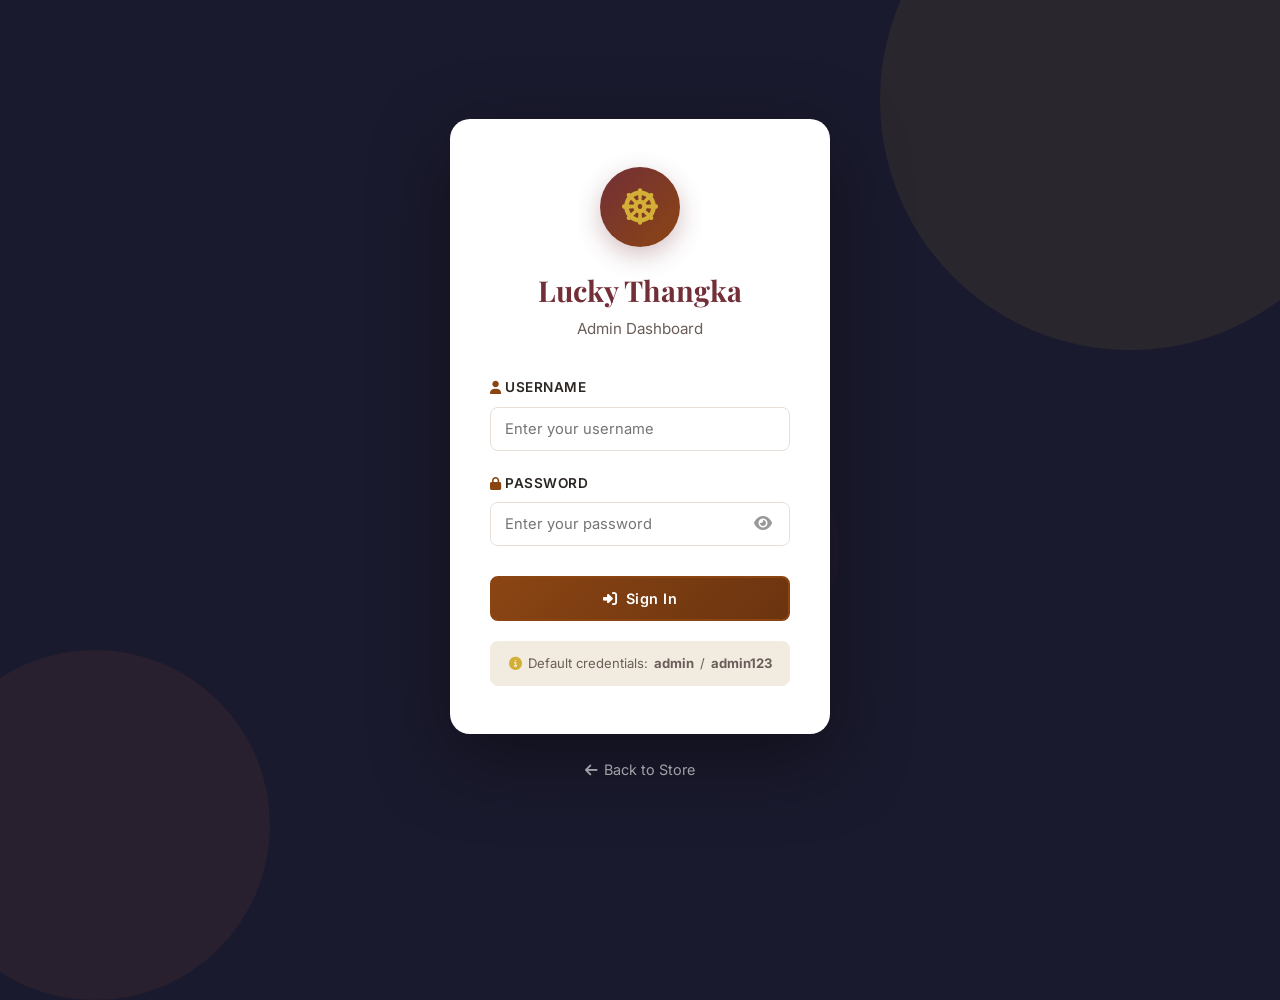
<file: admin/index.html>
<!DOCTYPE html>
<html lang="en">
<head>
    <meta charset="UTF-8">
    <meta name="viewport" content="width=device-width, initial-scale=1.0">
    <title>Admin Login | Lucky Thangka & Artisan Treasures</title>
    <link rel="preconnect" href="https://fonts.googleapis.com">
    <link rel="preconnect" href="https://fonts.gstatic.com" crossorigin>
    <link href="https://fonts.googleapis.com/css2?family=Inter:wght@300;400;500;600;700&family=Playfair+Display:wght@400;600;700&display=swap" rel="stylesheet">
    <link rel="stylesheet" href="https://cdnjs.cloudflare.com/ajax/libs/font-awesome/6.4.0/css/all.min.css">
    <link rel="stylesheet" href="admin.css">
</head>
<body class="admin-login-body">
    <!-- Animated Background Elements -->
    <div class="login-bg-shapes">
        <div class="shape shape-1"></div>
        <div class="shape shape-2"></div>
        <div class="shape shape-3"></div>
    </div>

    <div class="login-container">
        <div class="login-card">
            <div class="login-header">
                <div class="login-icon-ring">
                    <i class="fa-solid fa-dharmachakra"></i>
                </div>
                <h1>Lucky Thangka</h1>
                <p>Admin Dashboard</p>
            </div>
            <form id="loginForm" class="login-form">
                <div class="form-group">
                    <label for="username">
                        <i class="fa-solid fa-user"></i> Username
                    </label>
                    <input type="text" id="username" required placeholder="Enter your username" autocomplete="username">
                </div>
                <div class="form-group">
                    <label for="password">
                        <i class="fa-solid fa-lock"></i> Password
                    </label>
                    <div class="password-wrapper">
                        <input type="password" id="password" required placeholder="Enter your password" autocomplete="current-password">
                        <button type="button" class="toggle-password" aria-label="Toggle password visibility">
                            <i class="fa-solid fa-eye"></i>
                        </button>
                    </div>
                </div>
                <button type="submit" class="btn btn-primary btn-full btn-login">
                    <i class="fa-solid fa-sign-in-alt"></i> Sign In
                </button>
                <div class="login-hint">
                    <i class="fa-solid fa-info-circle"></i>
                    Default credentials: <strong>admin</strong> / <strong>admin123</strong>
                </div>
                <div id="loginError" class="login-error" style="display: none;">
                    <i class="fa-solid fa-exclamation-triangle"></i>
                    <span>Invalid username or password</span>
                </div>
            </form>
        </div>
        <p class="login-footer-text">
            <a href="../index.html"><i class="fa-solid fa-arrow-left"></i> Back to Store</a>
        </p>
    </div>

    <script src="admin.js"></script>
</body>
</html>
</file>
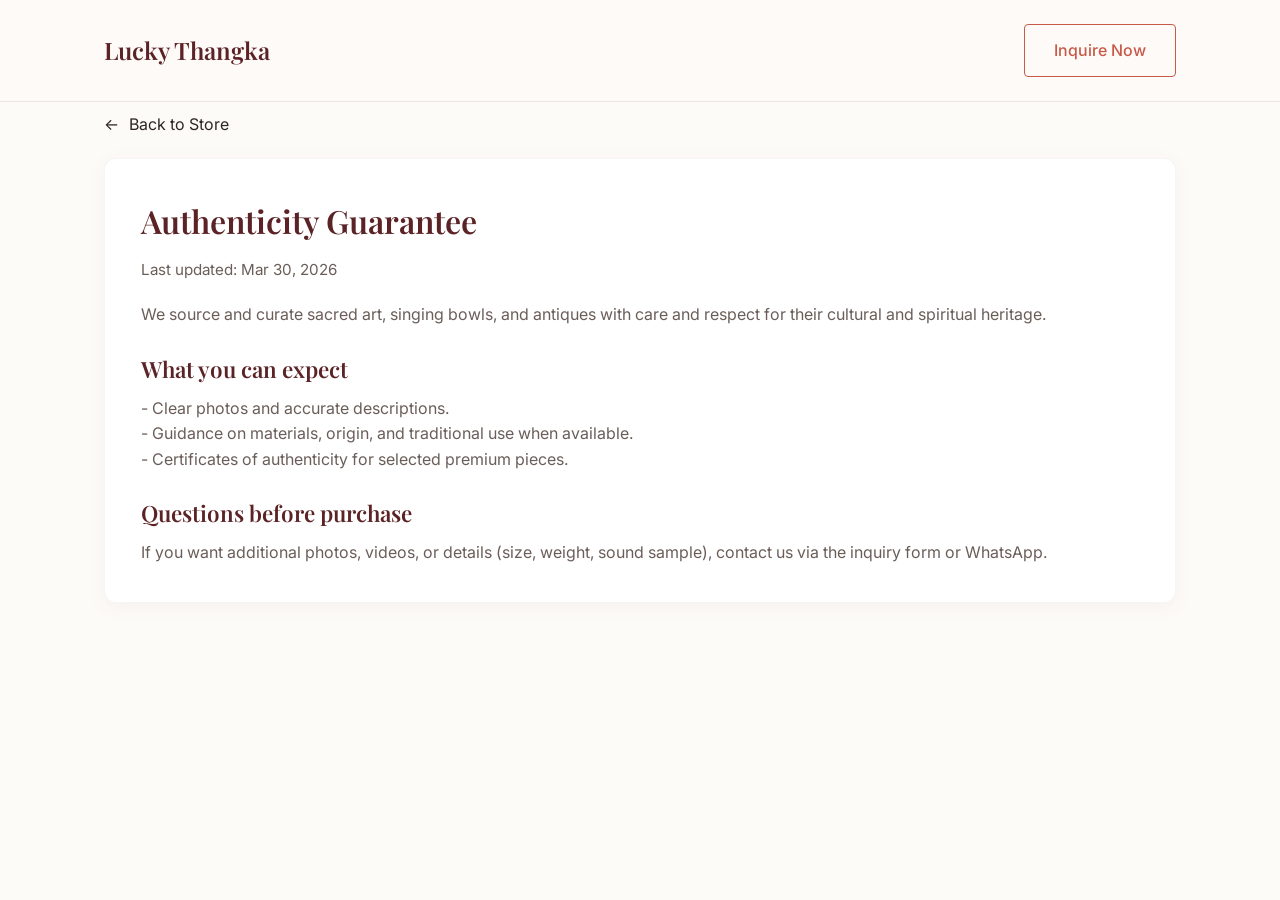
<file: authenticity.html>
<!DOCTYPE html>
<html lang="en">
<head>
  <meta charset="UTF-8" />
  <meta name="viewport" content="width=device-width, initial-scale=1.0" />
  <title>Authenticity Guarantee | Lucky Thangka & Artisan Treasures</title>
  <meta name="description" content="Authenticity guarantee for Lucky Thangka & Artisan Treasures." />
  <link rel="preconnect" href="https://fonts.googleapis.com" />
  <link rel="preconnect" href="https://fonts.gstatic.com" crossorigin />
  <link href="https://fonts.googleapis.com/css2?family=Inter:wght@300;400;500;600&family=Playfair+Display:wght@0,400;0,600;0,700;1,400&display=swap" rel="stylesheet" />
  <link rel="stylesheet" href="styles.css" />
  <style>
    .policy-page { padding: 7rem 0 4rem; background: var(--cream); }
    .policy-card { background: white; border: 1px solid rgba(0,0,0,0.04); border-radius: 12px; box-shadow: var(--shadow-soft); padding: 2.25rem; }
    .policy-card h1 { margin-bottom: 0.75rem; }
    .policy-card h2 { margin-top: 1.5rem; margin-bottom: 0.5rem; font-size: 1.4rem; }
    .policy-card p, .policy-card li { color: var(--text-muted); }
    .policy-meta { color: var(--text-muted); font-size: 0.95rem; margin-bottom: 1.25rem; }
    .policy-back { display: inline-flex; gap: 10px; align-items: center; margin-bottom: 1.25rem; }
  </style>
</head>
<body>
  <nav class="navbar glass-nav">
    <div class="container nav-container">
      <a href="index.html" class="logo">Lucky Thangka</a>
      <div class="nav-links">
        <a href="index.html#contact" class="btn btn-outline nav-btn">Inquire Now</a>
      </div>
    </div>
  </nav>

  <main class="policy-page">
    <div class="container">
      <a class="policy-back" href="index.html"><span aria-hidden="true">←</span> Back to Store</a>
      <div class="policy-card">
        <h1>Authenticity Guarantee</h1>
        <div class="policy-meta">Last updated: Mar 30, 2026</div>

        <p>We source and curate sacred art, singing bowls, and antiques with care and respect for their cultural and spiritual heritage.</p>

        <h2>What you can expect</h2>
        <p>- Clear photos and accurate descriptions.</p>
        <p>- Guidance on materials, origin, and traditional use when available.</p>
        <p>- Certificates of authenticity for selected premium pieces.</p>

        <h2>Questions before purchase</h2>
        <p>If you want additional photos, videos, or details (size, weight, sound sample), contact us via the inquiry form or WhatsApp.</p>
      </div>
    </div>
  </main>
</body>
</html>
</file>
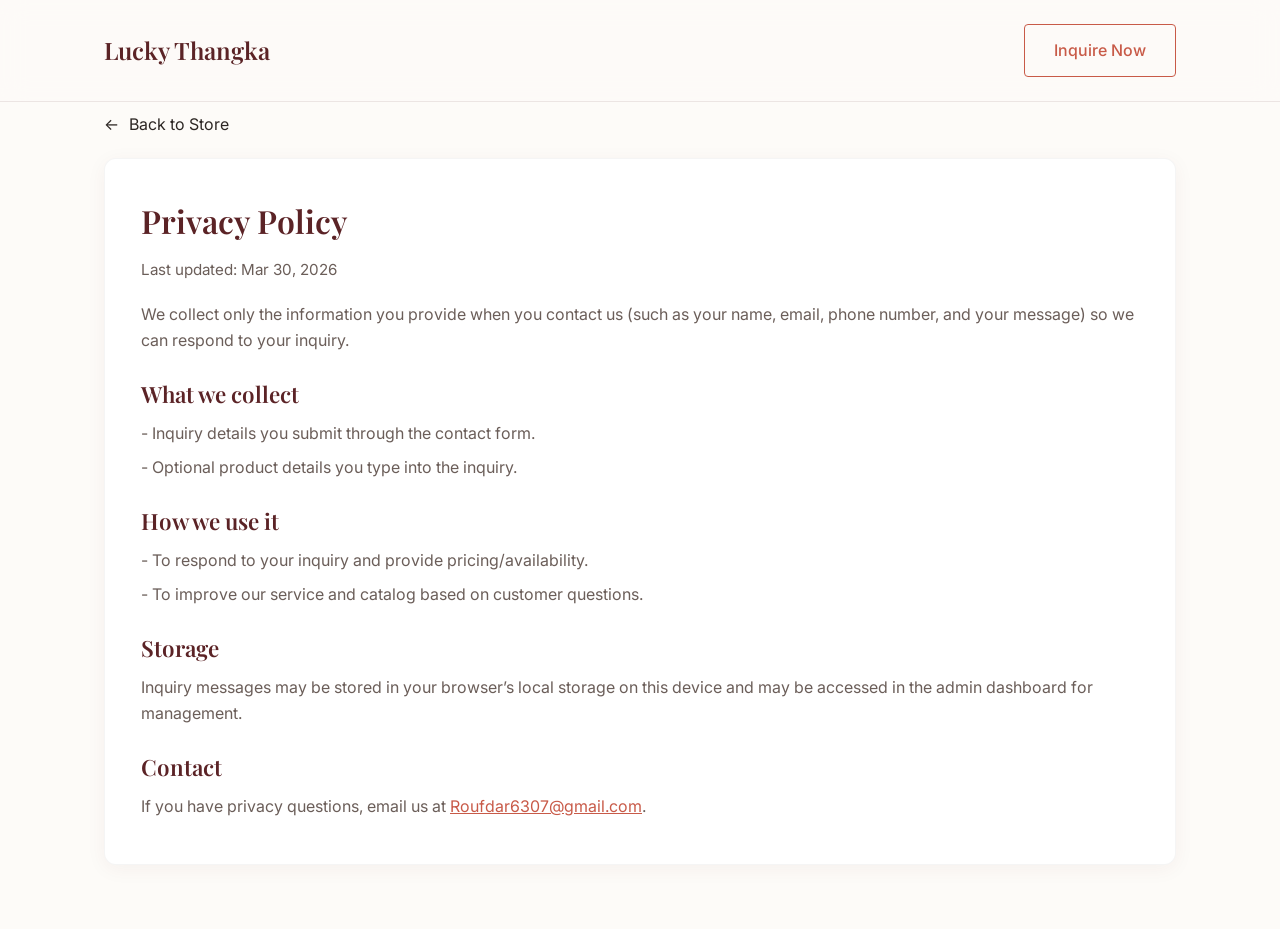
<file: privacy.html>
<!DOCTYPE html>
<html lang="en">
<head>
  <meta charset="UTF-8" />
  <meta name="viewport" content="width=device-width, initial-scale=1.0" />
  <title>Privacy Policy | Lucky Thangka & Artisan Treasures</title>
  <meta name="description" content="Privacy policy for Lucky Thangka & Artisan Treasures." />
  <link rel="preconnect" href="https://fonts.googleapis.com" />
  <link rel="preconnect" href="https://fonts.gstatic.com" crossorigin />
  <link href="https://fonts.googleapis.com/css2?family=Inter:wght@300;400;500;600&family=Playfair+Display:wght@0,400;0,600;0,700;1,400&display=swap" rel="stylesheet" />
  <link rel="stylesheet" href="styles.css" />
  <style>
    .policy-page { padding: 7rem 0 4rem; background: var(--cream); }
    .policy-card { background: white; border: 1px solid rgba(0,0,0,0.04); border-radius: 12px; box-shadow: var(--shadow-soft); padding: 2.25rem; }
    .policy-card h1 { margin-bottom: 0.75rem; }
    .policy-card h2 { margin-top: 1.5rem; margin-bottom: 0.5rem; font-size: 1.4rem; }
    .policy-card p { color: var(--text-muted); margin: 0.5rem 0; }
    .policy-meta { color: var(--text-muted); font-size: 0.95rem; margin-bottom: 1.25rem; }
    .policy-back { display: inline-flex; gap: 10px; align-items: center; margin-bottom: 1.25rem; }
    .policy-card a { color: var(--terracotta); text-decoration: underline; }
  </style>
</head>
<body>
  <nav class="navbar glass-nav">
    <div class="container nav-container">
      <a href="index.html" class="logo">Lucky Thangka</a>
      <div class="nav-links">
        <a href="index.html#contact" class="btn btn-outline nav-btn">Inquire Now</a>
      </div>
    </div>
  </nav>

  <main class="policy-page">
    <div class="container">
      <a class="policy-back" href="index.html"><span aria-hidden="true">←</span> Back to Store</a>
      <div class="policy-card">
        <h1>Privacy Policy</h1>
        <div class="policy-meta">Last updated: Mar 30, 2026</div>

        <p>We collect only the information you provide when you contact us (such as your name, email, phone number, and your message) so we can respond to your inquiry.</p>

        <h2>What we collect</h2>
        <p>- Inquiry details you submit through the contact form.</p>
        <p>- Optional product details you type into the inquiry.</p>

        <h2>How we use it</h2>
        <p>- To respond to your inquiry and provide pricing/availability.</p>
        <p>- To improve our service and catalog based on customer questions.</p>

        <h2>Storage</h2>
        <p>Inquiry messages may be stored in your browser’s local storage on this device and may be accessed in the admin dashboard for management.</p>

        <h2>Contact</h2>
        <p>If you have privacy questions, email us at <a href="mailto:Roufdar6307@gmail.com">Roufdar6307@gmail.com</a>.</p>
      </div>
    </div>
  </main>
</body>
</html>
</file>
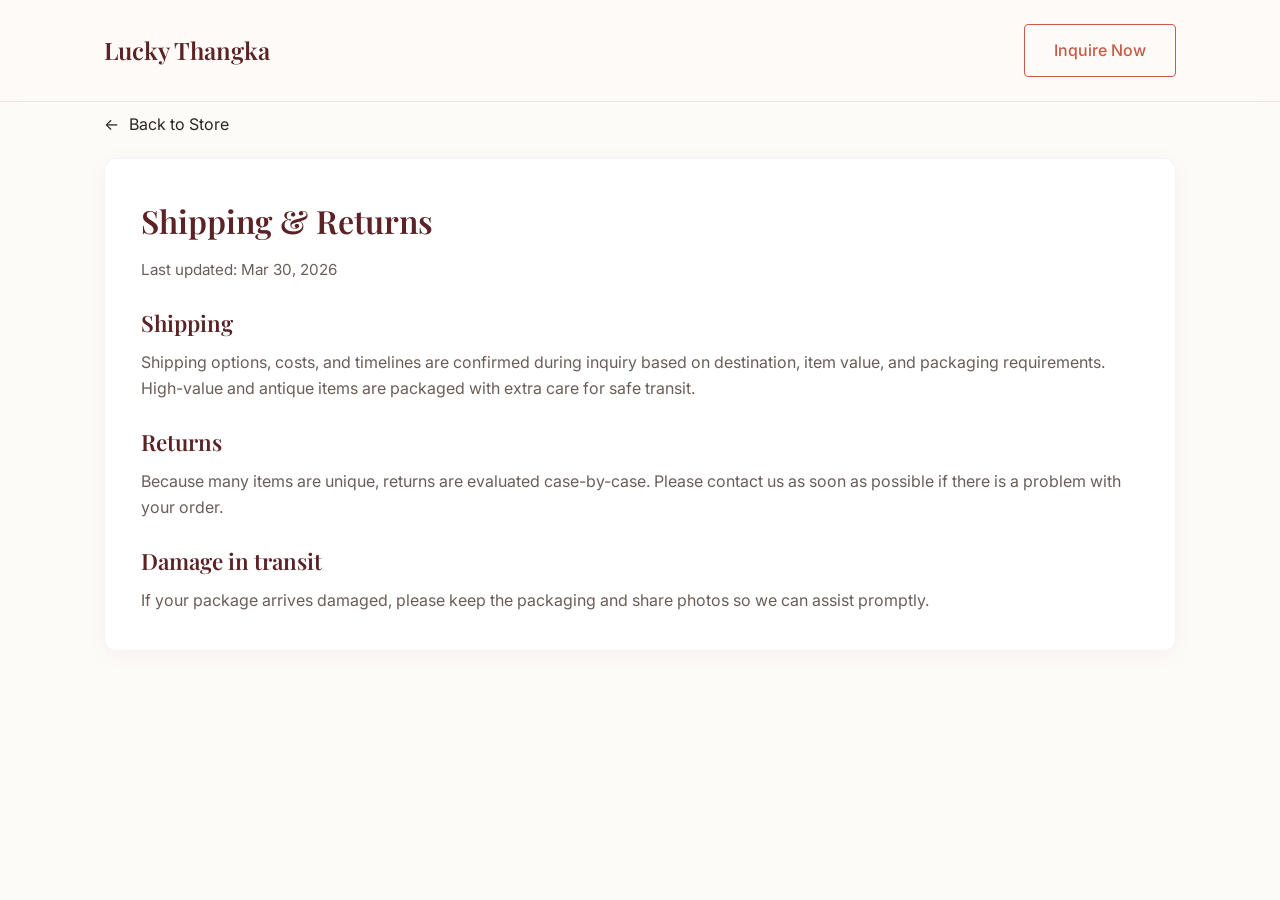
<file: shipping-returns.html>
<!DOCTYPE html>
<html lang="en">
<head>
  <meta charset="UTF-8" />
  <meta name="viewport" content="width=device-width, initial-scale=1.0" />
  <title>Shipping & Returns | Lucky Thangka & Artisan Treasures</title>
  <meta name="description" content="Shipping and returns information for Lucky Thangka & Artisan Treasures." />
  <link rel="preconnect" href="https://fonts.googleapis.com" />
  <link rel="preconnect" href="https://fonts.gstatic.com" crossorigin />
  <link href="https://fonts.googleapis.com/css2?family=Inter:wght@300;400;500;600&family=Playfair+Display:wght@0,400;0,600;0,700;1,400&display=swap" rel="stylesheet" />
  <link rel="stylesheet" href="styles.css" />
  <style>
    .policy-page { padding: 7rem 0 4rem; background: var(--cream); }
    .policy-card { background: white; border: 1px solid rgba(0,0,0,0.04); border-radius: 12px; box-shadow: var(--shadow-soft); padding: 2.25rem; }
    .policy-card h1 { margin-bottom: 0.75rem; }
    .policy-card h2 { margin-top: 1.5rem; margin-bottom: 0.5rem; font-size: 1.4rem; }
    .policy-card p, .policy-card li { color: var(--text-muted); }
    .policy-meta { color: var(--text-muted); font-size: 0.95rem; margin-bottom: 1.25rem; }
    .policy-back { display: inline-flex; gap: 10px; align-items: center; margin-bottom: 1.25rem; }
  </style>
</head>
<body>
  <nav class="navbar glass-nav">
    <div class="container nav-container">
      <a href="index.html" class="logo">Lucky Thangka</a>
      <div class="nav-links">
        <a href="index.html#contact" class="btn btn-outline nav-btn">Inquire Now</a>
      </div>
    </div>
  </nav>

  <main class="policy-page">
    <div class="container">
      <a class="policy-back" href="index.html"><span aria-hidden="true">←</span> Back to Store</a>
      <div class="policy-card">
        <h1>Shipping & Returns</h1>
        <div class="policy-meta">Last updated: Mar 30, 2026</div>

        <h2>Shipping</h2>
        <p>Shipping options, costs, and timelines are confirmed during inquiry based on destination, item value, and packaging requirements.</p>
        <p>High-value and antique items are packaged with extra care for safe transit.</p>

        <h2>Returns</h2>
        <p>Because many items are unique, returns are evaluated case-by-case. Please contact us as soon as possible if there is a problem with your order.</p>

        <h2>Damage in transit</h2>
        <p>If your package arrives damaged, please keep the packaging and share photos so we can assist promptly.</p>
      </div>
    </div>
  </main>
</body>
</html>
</file>
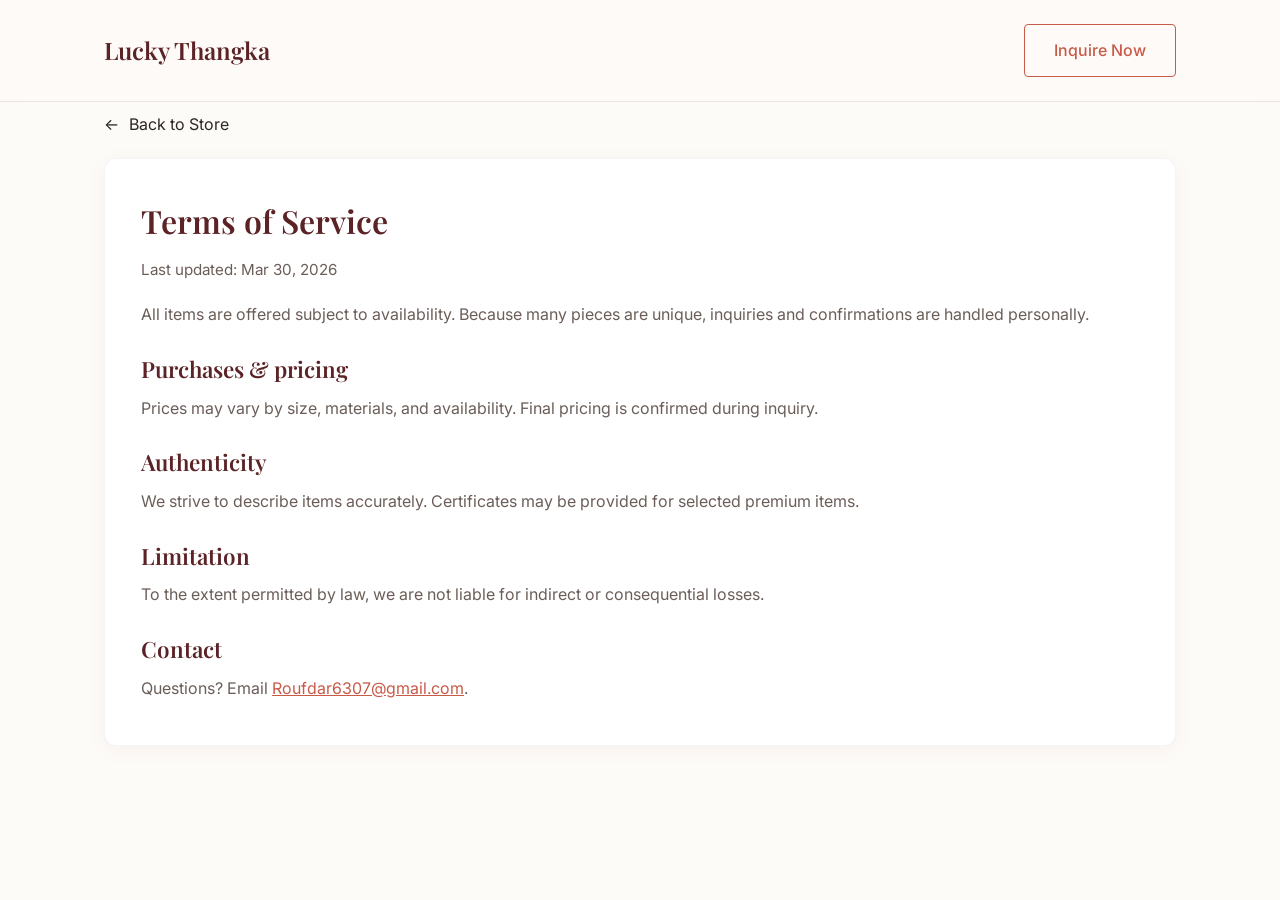
<file: terms.html>
<!DOCTYPE html>
<html lang="en">
<head>
  <meta charset="UTF-8" />
  <meta name="viewport" content="width=device-width, initial-scale=1.0" />
  <title>Terms of Service | Lucky Thangka & Artisan Treasures</title>
  <meta name="description" content="Terms of service for Lucky Thangka & Artisan Treasures." />
  <link rel="preconnect" href="https://fonts.googleapis.com" />
  <link rel="preconnect" href="https://fonts.gstatic.com" crossorigin />
  <link href="https://fonts.googleapis.com/css2?family=Inter:wght@300;400;500;600&family=Playfair+Display:wght@0,400;0,600;0,700;1,400&display=swap" rel="stylesheet" />
  <link rel="stylesheet" href="styles.css" />
  <style>
    .policy-page { padding: 7rem 0 4rem; background: var(--cream); }
    .policy-card { background: white; border: 1px solid rgba(0,0,0,0.04); border-radius: 12px; box-shadow: var(--shadow-soft); padding: 2.25rem; }
    .policy-card h1 { margin-bottom: 0.75rem; }
    .policy-card h2 { margin-top: 1.5rem; margin-bottom: 0.5rem; font-size: 1.4rem; }
    .policy-card p { color: var(--text-muted); margin: 0.5rem 0; }
    .policy-meta { color: var(--text-muted); font-size: 0.95rem; margin-bottom: 1.25rem; }
    .policy-back { display: inline-flex; gap: 10px; align-items: center; margin-bottom: 1.25rem; }
    .policy-card a { color: var(--terracotta); text-decoration: underline; }
  </style>
</head>
<body>
  <nav class="navbar glass-nav">
    <div class="container nav-container">
      <a href="index.html" class="logo">Lucky Thangka</a>
      <div class="nav-links">
        <a href="index.html#contact" class="btn btn-outline nav-btn">Inquire Now</a>
      </div>
    </div>
  </nav>

  <main class="policy-page">
    <div class="container">
      <a class="policy-back" href="index.html"><span aria-hidden="true">←</span> Back to Store</a>
      <div class="policy-card">
        <h1>Terms of Service</h1>
        <div class="policy-meta">Last updated: Mar 30, 2026</div>

        <p>All items are offered subject to availability. Because many pieces are unique, inquiries and confirmations are handled personally.</p>

        <h2>Purchases & pricing</h2>
        <p>Prices may vary by size, materials, and availability. Final pricing is confirmed during inquiry.</p>

        <h2>Authenticity</h2>
        <p>We strive to describe items accurately. Certificates may be provided for selected premium items.</p>

        <h2>Limitation</h2>
        <p>To the extent permitted by law, we are not liable for indirect or consequential losses.</p>

        <h2>Contact</h2>
        <p>Questions? Email <a href="mailto:Roufdar6307@gmail.com">Roufdar6307@gmail.com</a>.</p>
      </div>
    </div>
  </main>
</body>
</html>
</file>
<file: admin/admin.css>
/* ============================================================
   Lucky Thangka — Admin Panel Styles
   Premium admin dashboard with warm earth-tone design
   ============================================================ */

:root {
    --primary: #8B4513;
    --primary-dark: #6B3410;
    --primary-light: #A0522D;
    --maroon: #722F37;
    --maroon-dark: #5B2326;
    --terracotta: #C85A48;
    --gold: #D4AF37;
    --gold-light: #F2D27A;
    --cream: #FDFBF8;
    --sand: #F2EBE0;
    --dark: #1a1a2e;
    --dark-lighter: #242442;
    --text: #2C2623;
    --text-light: #6B5E59;
    --text-muted: #999;
    --white: #fff;
    --danger: #E53935;
    --danger-light: #FFEBEE;
    --success: #2E7D32;
    --success-light: #E8F5E9;
    --info: #1565C0;
    --info-light: #E3F2FD;
    --warning: #F57F17;
    --warning-light: #FFF8E1;
    --border: #e8e0d8;
    --bg: #f8f5f1;
    --surface: #ffffff;
    --text-secondary: #6B5E59;
    --sidebar-width: 270px;
    --header-height: 60px;
    --radius: 12px;
    --radius-sm: 8px;
    --shadow-sm: 0 1px 3px rgba(44, 38, 35, 0.06);
    --shadow: 0 4px 12px rgba(44, 38, 35, 0.08);
    --shadow-lg: 0 8px 30px rgba(44, 38, 35, 0.12);
    --transition: all 0.3s cubic-bezier(0.25, 0.46, 0.45, 0.94);
    --font-heading: 'Playfair Display', serif;
    --font-body: 'Inter', sans-serif;
}

* {
    margin: 0;
    padding: 0;
    box-sizing: border-box;
}

body {
    font-family: var(--font-body);
    background: var(--bg);
    color: var(--text);
    line-height: 1.6;
}

/* ============================================================
   LOGIN PAGE
   ============================================================ */

.admin-login-body {
    background: var(--dark);
    min-height: 100vh;
    display: flex;
    align-items: center;
    justify-content: center;
    position: relative;
    overflow: hidden;
}

.login-bg-shapes {
    position: absolute;
    top: 0;
    left: 0;
    width: 100%;
    height: 100%;
    pointer-events: none;
    z-index: 0;
}

.shape {
    position: absolute;
    border-radius: 50%;
    opacity: 0.08;
}

.shape-1 {
    width: 500px;
    height: 500px;
    background: var(--gold);
    top: -150px;
    right: -100px;
    animation: float 8s ease-in-out infinite;
}

.shape-2 {
    width: 350px;
    height: 350px;
    background: var(--terracotta);
    bottom: -100px;
    left: -80px;
    animation: float 10s ease-in-out infinite reverse;
}

.shape-3 {
    width: 200px;
    height: 200px;
    background: var(--maroon);
    top: 50%;
    left: 50%;
    animation: float 6s ease-in-out infinite;
}

@keyframes float {
    0%, 100% { transform: translateY(0) scale(1); }
    50% { transform: translateY(-30px) scale(1.05); }
}

.login-container {
    width: 100%;
    max-width: 420px;
    padding: 20px;
    position: relative;
    z-index: 1;
}

.login-card {
    background: var(--white);
    border-radius: 20px;
    padding: 48px 40px;
    box-shadow: 0 25px 80px rgba(0,0,0,0.4);
    animation: cardAppear 0.6s ease-out;
}

@keyframes cardAppear {
    from { opacity: 0; transform: translateY(20px) scale(0.97); }
    to { opacity: 1; transform: translateY(0) scale(1); }
}

.login-header {
    text-align: center;
    margin-bottom: 36px;
}

.login-icon-ring {
    width: 80px;
    height: 80px;
    margin: 0 auto 20px;
    border-radius: 50%;
    background: linear-gradient(135deg, var(--maroon), var(--primary));
    display: flex;
    align-items: center;
    justify-content: center;
    box-shadow: 0 8px 24px rgba(114, 47, 55, 0.3);
    animation: pulse-ring 2s infinite;
}

@keyframes pulse-ring {
    0%, 100% { box-shadow: 0 8px 24px rgba(114, 47, 55, 0.3); }
    50% { box-shadow: 0 8px 40px rgba(114, 47, 55, 0.5); }
}

.login-icon-ring i {
    font-size: 36px;
    color: var(--gold);
    animation: spin-slow 12s linear infinite;
}

@keyframes spin-slow {
    from { transform: rotate(0deg); }
    to { transform: rotate(360deg); }
}

.login-header h1 {
    font-family: var(--font-heading);
    font-size: 1.8rem;
    color: var(--maroon);
    margin-bottom: 4px;
}

.login-header p {
    color: var(--text-light);
    font-size: 0.95rem;
}

.login-form .form-group {
    margin-bottom: 22px;
}

.login-form label {
    display: flex;
    align-items: center;
    gap: 6px;
    margin-bottom: 8px;
    font-weight: 600;
    font-size: 0.85rem;
    color: var(--text);
    text-transform: uppercase;
    letter-spacing: 0.5px;
}

.login-form label i {
    color: var(--primary);
    font-size: 0.8rem;
}

.login-form input {
    width: 100%;
    padding: 14px 16px;
    border: 2px solid var(--border);
    border-radius: var(--radius-sm);
    font-size: 1rem;
    font-family: var(--font-body);
    transition: var(--transition);
    background: var(--cream);
}

.login-form input:focus {
    outline: none;
    border-color: var(--primary);
    background: var(--white);
    box-shadow: 0 0 0 4px rgba(139, 69, 19, 0.1);
}

.password-wrapper {
    position: relative;
}

.toggle-password {
    position: absolute;
    right: 14px;
    top: 50%;
    transform: translateY(-50%);
    background: none;
    border: none;
    color: var(--text-muted);
    cursor: pointer;
    padding: 4px;
    font-size: 1rem;
}

.toggle-password:hover {
    color: var(--primary);
}

.btn-login {
    padding: 16px;
    font-size: 1rem;
    font-weight: 600;
    letter-spacing: 0.5px;
    margin-top: 8px;
    border-radius: var(--radius-sm);
    position: relative;
    overflow: hidden;
}

.btn-login::after {
    content: '';
    position: absolute;
    top: 50%;
    left: 50%;
    width: 0;
    height: 0;
    background: rgba(255,255,255,0.2);
    border-radius: 50%;
    transform: translate(-50%, -50%);
    transition: width 0.6s, height 0.6s;
}

.btn-login:active::after {
    width: 300px;
    height: 300px;
}

.login-hint {
    text-align: center;
    font-size: 0.82rem;
    color: var(--text-light);
    margin-top: 20px;
    padding: 12px;
    background: var(--sand);
    border-radius: var(--radius-sm);
    display: flex;
    align-items: center;
    justify-content: center;
    gap: 6px;
}

.login-hint i {
    color: var(--gold);
}

.login-error {
    background: var(--danger-light);
    color: var(--danger);
    padding: 14px;
    border-radius: var(--radius-sm);
    margin-top: 16px;
    text-align: center;
    font-size: 0.9rem;
    display: flex;
    align-items: center;
    justify-content: center;
    gap: 8px;
    animation: shake 0.5s ease;
    border: 1px solid rgba(229, 57, 53, 0.2);
}

@keyframes shake {
    0%, 100% { transform: translateX(0); }
    25% { transform: translateX(-8px); }
    75% { transform: translateX(8px); }
}

.login-footer-text {
    text-align: center;
    margin-top: 24px;
}

.login-footer-text a {
    color: rgba(255,255,255,0.6);
    text-decoration: none;
    font-size: 0.9rem;
    display: flex;
    align-items: center;
    justify-content: center;
    gap: 6px;
    transition: var(--transition);
}

.login-footer-text a:hover {
    color: var(--gold);
}

/* ============================================================
   BUTTONS
   ============================================================ */

.btn {
    display: inline-flex;
    align-items: center;
    justify-content: center;
    gap: 8px;
    padding: 12px 24px;
    border: 2px solid transparent;
    border-radius: var(--radius-sm);
    font-size: 0.9rem;
    font-weight: 600;
    font-family: var(--font-body);
    cursor: pointer;
    transition: var(--transition);
    text-decoration: none;
    white-space: nowrap;
}

.btn-primary {
    background: linear-gradient(135deg, var(--primary), var(--primary-dark));
    color: var(--white);
    border-color: var(--primary);
}

.btn-primary:hover {
    background: linear-gradient(135deg, var(--primary-dark), var(--maroon-dark));
    transform: translateY(-2px);
    box-shadow: 0 6px 20px rgba(139, 69, 19, 0.3);
}

.btn-outline {
    background: transparent;
    border-color: var(--primary);
    color: var(--primary);
}

.btn-outline:hover {
    background: var(--primary);
    color: var(--white);
}

.btn-danger {
    background: var(--danger);
    color: var(--white);
    border-color: var(--danger);
}

.btn-danger:hover {
    background: #C62828;
    box-shadow: 0 4px 12px rgba(229, 57, 53, 0.3);
}

.btn-sm {
    padding: 8px 16px;
    font-size: 0.82rem;
}

.btn-full {
    width: 100%;
}

.btn-icon {
    width: 40px;
    height: 40px;
    border-radius: var(--radius-sm);
    border: none;
    cursor: pointer;
    display: flex;
    align-items: center;
    justify-content: center;
    transition: var(--transition);
    font-size: 0.9rem;
}

.import-label {
    cursor: pointer;
}

/* ============================================================
   ADMIN LAYOUT
   ============================================================ */

.admin-body {
    display: flex;
    min-height: 100vh;
}

/* Sidebar */
.admin-sidebar {
    width: var(--sidebar-width);
    background: var(--dark);
    color: var(--white);
    position: fixed;
    height: 100vh;
    display: flex;
    flex-direction: column;
    z-index: 100;
    transition: transform 0.3s ease;
}

.sidebar-header {
    padding: 24px;
    border-bottom: 1px solid rgba(255,255,255,0.08);
}

.sidebar-brand {
    display: flex;
    align-items: center;
    gap: 12px;
}

.sidebar-brand i {
    font-size: 28px;
    color: var(--gold);
    animation: spin-slow 20s linear infinite;
}

.sidebar-brand span {
    font-family: var(--font-heading);
    font-size: 1.2rem;
    font-weight: 600;
}

.sidebar-nav {
    flex: 1;
    padding: 12px 0;
    overflow-y: auto;
}

.nav-section-label {
    padding: 16px 24px 8px;
    font-size: 0.7rem;
    text-transform: uppercase;
    letter-spacing: 1.5px;
    color: rgba(255,255,255,0.3);
    font-weight: 700;
}

.nav-item {
    display: flex;
    align-items: center;
    gap: 12px;
    padding: 12px 24px;
    color: rgba(255,255,255,0.6);
    text-decoration: none;
    transition: var(--transition);
    border-left: 3px solid transparent;
    position: relative;
    font-size: 0.92rem;
}

.nav-item:hover {
    color: var(--white);
    background: rgba(255,255,255,0.04);
}

.nav-item.active {
    color: var(--white);
    background: rgba(212, 175, 55, 0.08);
    border-left-color: var(--gold);
}

.nav-item i {
    width: 20px;
    text-align: center;
    font-size: 0.95rem;
}

.nav-badge {
    margin-left: auto;
    background: rgba(212, 175, 55, 0.2);
    color: var(--gold);
    padding: 2px 8px;
    border-radius: 10px;
    font-size: 0.72rem;
    font-weight: 700;
}

.sidebar-footer {
    padding: 16px 20px;
    border-top: 1px solid rgba(255,255,255,0.08);
    display: flex;
    align-items: center;
    justify-content: space-between;
}

.sidebar-user {
    display: flex;
    align-items: center;
    gap: 10px;
}

.user-avatar {
    width: 36px;
    height: 36px;
    background: linear-gradient(135deg, var(--maroon), var(--primary));
    border-radius: 50%;
    display: flex;
    align-items: center;
    justify-content: center;
    font-size: 0.85rem;
}

.user-info {
    display: flex;
    flex-direction: column;
}

.user-name {
    font-size: 0.85rem;
    font-weight: 600;
}

.user-role {
    font-size: 0.72rem;
    color: rgba(255,255,255,0.4);
}

.btn-logout {
    width: 36px;
    height: 36px;
    border-radius: 50%;
    border: none;
    background: rgba(229, 57, 53, 0.1);
    color: #EF5350;
    cursor: pointer;
    display: flex;
    align-items: center;
    justify-content: center;
    transition: var(--transition);
    font-size: 0.9rem;
}

.btn-logout:hover {
    background: var(--danger);
    color: var(--white);
}

/* Mobile Header */
.mobile-header {
    display: none;
    position: fixed;
    top: 0;
    left: 0;
    right: 0;
    height: var(--header-height);
    background: var(--dark);
    color: var(--white);
    padding: 0 16px;
    align-items: center;
    justify-content: space-between;
    z-index: 99;
    box-shadow: var(--shadow);
}

.mobile-brand {
    display: flex;
    align-items: center;
    gap: 10px;
}

.mobile-brand i {
    color: var(--gold);
    font-size: 1.3rem;
}

.mobile-brand span {
    font-family: var(--font-heading);
    font-size: 1.1rem;
    font-weight: 600;
}

.menu-toggle {
    background: none;
    border: none;
    color: var(--white);
    font-size: 1.4rem;
    cursor: pointer;
    padding: 8px;
}

.sidebar-overlay {
    display: none;
    position: fixed;
    top: 0;
    left: 0;
    right: 0;
    bottom: 0;
    background: rgba(0,0,0,0.5);
    z-index: 99;
    backdrop-filter: blur(4px);
}

/* Main Content */
.admin-main {
    flex: 1;
    margin-left: var(--sidebar-width);
    padding: 32px;
    min-height: 100vh;
}

/* ============================================================
   SECTION HEADERS
   ============================================================ */

.section-header {
    display: flex;
    justify-content: space-between;
    align-items: flex-start;
    margin-bottom: 28px;
}

.section-header h2 {
    font-family: var(--font-heading);
    font-size: 1.8rem;
    color: var(--dark);
    margin-bottom: 4px;
}

.section-subtitle {
    color: var(--text-light);
    font-size: 0.9rem;
}

.header-actions {
    display: flex;
    gap: 10px;
    flex-shrink: 0;
}

/* ============================================================
   SECTIONS
   ============================================================ */

.admin-section {
    display: none;
    animation: fadeIn 0.3s ease;
}

.admin-section.active {
    display: block;
}

@keyframes fadeIn {
    from { opacity: 0; transform: translateY(8px); }
    to { opacity: 1; transform: translateY(0); }
}

/* ============================================================
   DASHBOARD
   ============================================================ */

.dashboard-stats {
    display: grid;
    grid-template-columns: repeat(4, 1fr);
    gap: 20px;
    margin-bottom: 28px;
}

.stat-card {
    background: var(--white);
    border-radius: var(--radius);
    padding: 24px;
    display: flex;
    align-items: center;
    gap: 18px;
    box-shadow: var(--shadow-sm);
    transition: var(--transition);
    border: 1px solid var(--border);
}

.stat-card:hover {
    transform: translateY(-4px);
    box-shadow: var(--shadow-lg);
}

.stat-icon {
    width: 52px;
    height: 52px;
    border-radius: var(--radius);
    display: flex;
    align-items: center;
    justify-content: center;
    font-size: 1.3rem;
    color: var(--white);
    flex-shrink: 0;
}

.stat-number {
    font-family: var(--font-heading);
    font-size: 1.8rem;
    font-weight: 700;
    color: var(--dark);
    line-height: 1.1;
}

.stat-label {
    font-size: 0.82rem;
    color: var(--text-light);
    margin-top: 2px;
}

/* Quick Actions */
.dashboard-quick-actions {
    margin-bottom: 28px;
}

.dashboard-quick-actions h3 {
    font-size: 1rem;
    color: var(--dark);
    margin-bottom: 14px;
    display: flex;
    align-items: center;
    gap: 8px;
}

.dashboard-quick-actions h3 i {
    color: var(--gold);
}

.quick-actions-grid {
    display: grid;
    grid-template-columns: repeat(4, 1fr);
    gap: 14px;
}

.quick-action-btn {
    background: var(--white);
    border: 1px solid var(--border);
    border-radius: var(--radius);
    padding: 20px 16px;
    cursor: pointer;
    display: flex;
    flex-direction: column;
    align-items: center;
    gap: 10px;
    transition: var(--transition);
    font-family: var(--font-body);
}

.quick-action-btn i {
    font-size: 1.5rem;
    color: var(--primary);
}

.quick-action-btn span {
    font-size: 0.85rem;
    font-weight: 500;
    color: var(--text);
}

.quick-action-btn:hover {
    border-color: var(--primary);
    background: rgba(139, 69, 19, 0.03);
    transform: translateY(-2px);
    box-shadow: var(--shadow);
}

/* Dashboard Card */
.dashboard-card {
    background: var(--white);
    border-radius: var(--radius);
    border: 1px solid var(--border);
    overflow: hidden;
    box-shadow: var(--shadow-sm);
}

.card-header {
    display: flex;
    justify-content: space-between;
    align-items: center;
    padding: 18px 24px;
    border-bottom: 1px solid var(--border);
}

.card-header h3 {
    font-family: var(--font-heading);
    font-size: 1rem;
    display: flex;
    align-items: center;
    gap: 10px;
}

.card-header h3 i {
    color: var(--primary);
}

.view-all {
    font-size: 0.82rem;
    color: var(--primary);
    text-decoration: none;
    font-weight: 600;
    cursor: pointer;
}

.view-all:hover {
    color: var(--primary-dark);
}

.card-body {
    padding: 20px 24px;
}

/* Recent Products */
.recent-product-item {
    display: flex;
    align-items: center;
    gap: 14px;
    padding: 12px 0;
    border-bottom: 1px solid rgba(0,0,0,0.04);
}

.recent-product-item:last-child {
    border-bottom: none;
}

.recent-product-thumb {
    width: 48px;
    height: 48px;
    border-radius: var(--radius-sm);
    overflow: hidden;
    flex-shrink: 0;
    background: var(--sand);
}

.recent-product-thumb img {
    width: 100%;
    height: 100%;
    object-fit: cover;
}

.recent-product-info {
    flex: 1;
    min-width: 0;
}

.recent-product-info h4 {
    font-size: 0.9rem;
    font-weight: 600;
    white-space: nowrap;
    overflow: hidden;
    text-overflow: ellipsis;
}

.recent-product-info span {
    font-size: 0.78rem;
    color: var(--text-light);
    text-transform: uppercase;
    letter-spacing: 0.3px;
}

.empty-state-mini {
    text-align: center;
    padding: 30px;
    color: var(--text-muted);
}

/* ============================================================
   PRODUCTS PAGE
   ============================================================ */

.section-toolbar {
    display: flex;
    justify-content: space-between;
    align-items: center;
    margin-bottom: 24px;
    gap: 16px;
    flex-wrap: wrap;
}

.toolbar-left {
    display: flex;
    gap: 12px;
}

.toolbar-right {
    display: flex;
    gap: 12px;
    align-items: center;
}

.filter-select {
    padding: 10px 16px;
    border: 1px solid var(--border);
    border-radius: var(--radius-sm);
    font-size: 0.88rem;
    font-family: var(--font-body);
    background: var(--white);
    cursor: pointer;
    color: var(--text);
    transition: var(--transition);
}

.filter-select:focus {
    outline: none;
    border-color: var(--primary);
}

.search-box {
    position: relative;
}

.search-box i {
    position: absolute;
    left: 14px;
    top: 50%;
    transform: translateY(-50%);
    color: var(--text-muted);
    font-size: 0.85rem;
}

.search-box input {
    padding: 10px 14px 10px 40px;
    border: 1px solid var(--border);
    border-radius: var(--radius-sm);
    width: 260px;
    font-size: 0.88rem;
    font-family: var(--font-body);
    transition: var(--transition);
    background: var(--white);
}

.search-box input:focus {
    outline: none;
    border-color: var(--primary);
    box-shadow: 0 0 0 3px rgba(139, 69, 19, 0.08);
}

/* Product Grid */
.products-admin-grid {
    display: grid;
    grid-template-columns: repeat(auto-fill, minmax(320px, 1fr));
    gap: 22px;
}

.product-admin-card {
    background: var(--white);
    border-radius: var(--radius);
    overflow: hidden;
    box-shadow: var(--shadow-sm);
    transition: var(--transition);
    border: 1px solid var(--border);
    position: relative;
}

.product-admin-card:hover {
    transform: translateY(-4px);
    box-shadow: var(--shadow-lg);
}

.product-image-wrapper {
    position: relative;
    height: 220px;
    overflow: hidden;
    background: var(--sand);
    cursor: pointer;
}

.product-image-wrapper img {
    width: 100%;
    height: 100%;
    object-fit: cover;
    transition: transform 0.4s ease;
}

.product-admin-card:hover .product-image-wrapper img {
    transform: scale(1.05);
}

.product-badge {
    position: absolute;
    top: 12px;
    left: 12px;
    background: var(--gold);
    color: var(--dark);
    padding: 4px 12px;
    border-radius: 20px;
    font-size: 0.72rem;
    font-weight: 700;
    letter-spacing: 0.3px;
    text-transform: uppercase;
}

.product-admin-info {
    padding: 20px;
}

.product-admin-info h4 {
    font-family: var(--font-heading);
    font-size: 1.1rem;
    margin-bottom: 4px;
    color: var(--dark);
}

.product-category {
    font-size: 0.78rem;
    color: var(--primary);
    font-weight: 600;
    text-transform: uppercase;
    letter-spacing: 0.5px;
    margin-bottom: 8px;
}

.product-price-tag {
    font-size: 0.85rem;
    color: var(--maroon);
    font-weight: 700;
    margin-bottom: 8px;
}

.product-desc {
    font-size: 0.84rem;
    color: var(--text-light);
    line-height: 1.5;
    display: -webkit-box;
    -webkit-line-clamp: 2;
    -webkit-box-orient: vertical;
    overflow: hidden;
}

.product-admin-actions {
    display: flex;
    gap: 8px;
    padding: 0 20px 20px;
}

.product-admin-actions .btn-icon {
    background: var(--sand);
    color: var(--text);
    flex: 1;
}

.product-admin-actions .btn-icon:hover {
    background: var(--primary);
    color: var(--white);
}

.product-admin-actions .delete-btn:hover {
    background: var(--danger);
}

/* Empty State */
.empty-state {
    text-align: center;
    padding: 60px 20px;
}

.empty-state-icon {
    width: 80px;
    height: 80px;
    margin: 0 auto 20px;
    background: var(--sand);
    border-radius: 50%;
    display: flex;
    align-items: center;
    justify-content: center;
}

.empty-state-icon i {
    font-size: 2.5rem;
    color: var(--text-muted);
}

.empty-state h3 {
    font-family: var(--font-heading);
    margin-bottom: 8px;
    color: var(--dark);
}

.empty-state p {
    color: var(--text-light);
    margin-bottom: 20px;
}

/* ============================================================
   CATEGORIES PAGE
   ============================================================ */

.categories-grid {
    display: grid;
    gap: 18px;
}

.category-card-large {
    background: var(--white);
    border-radius: var(--radius);
    padding: 28px;
    display: flex;
    align-items: center;
    gap: 24px;
    border: 1px solid var(--border);
    box-shadow: var(--shadow-sm);
    transition: var(--transition);
    cursor: pointer;
}

.category-card-large:hover {
    transform: translateY(-3px);
    box-shadow: var(--shadow-lg);
    border-color: var(--primary);
}

.category-icon-bg {
    width: 60px;
    height: 60px;
    border-radius: var(--radius);
    display: flex;
    align-items: center;
    justify-content: center;
    font-size: 1.5rem;
    color: var(--white);
    flex-shrink: 0;
}

.category-content {
    flex: 1;
    min-width: 0;
}

.category-content h4 {
    font-family: var(--font-heading);
    font-size: 1.15rem;
    margin-bottom: 4px;
}

.category-content p {
    font-size: 0.88rem;
    color: var(--text-light);
    margin-bottom: 10px;
    line-height: 1.5;
}

.category-tags {
    display: flex;
    gap: 6px;
    flex-wrap: wrap;
}

.tag {
    background: var(--sand);
    color: var(--primary);
    padding: 3px 10px;
    border-radius: 12px;
    font-size: 0.72rem;
    font-weight: 600;
    text-transform: uppercase;
    letter-spacing: 0.3px;
}

.category-count {
    background: var(--sand);
    color: var(--text-light);
    padding: 6px 14px;
    border-radius: 20px;
    font-size: 0.8rem;
    font-weight: 600;
    white-space: nowrap;
    flex-shrink: 0;
}

/* ============================================================
   INQUIRIES PAGE 
   ============================================================ */

.inquiries-list {
    display: flex;
    flex-direction: column;
    gap: 14px;
}

.inquiry-card {
    background: var(--white);
    border-radius: var(--radius);
    padding: 20px 24px;
    border: 1px solid var(--border);
    box-shadow: var(--shadow-sm);
}

.inquiry-header {
    display: flex;
    justify-content: space-between;
    align-items: center;
    margin-bottom: 10px;
}

.inquiry-header h4 {
    font-size: 1rem;
}

.inquiry-header time {
    font-size: 0.78rem;
    color: var(--text-muted);
}

.inquiry-body p {
    font-size: 0.9rem;
    color: var(--text-light);
}

/* ============================================================
   SETTINGS PAGE
   ============================================================ */

.settings-grid {
    display: grid;
    gap: 24px;
}

.settings-card {
    background: var(--white);
    border-radius: var(--radius);
    border: 1px solid var(--border);
    overflow: hidden;
    box-shadow: var(--shadow-sm);
}

.settings-card-header {
    display: flex;
    align-items: center;
    gap: 12px;
    padding: 20px 24px;
    border-bottom: 1px solid var(--border);
    background: rgba(242, 235, 224, 0.3);
}

.settings-card-header i {
    color: var(--primary);
    font-size: 1.1rem;
}

.settings-card-header h3 {
    font-family: var(--font-heading);
    font-size: 1.1rem;
}

.settings-card form {
    padding: 24px;
}

.form-row {
    display: grid;
    grid-template-columns: 1fr 1fr;
    gap: 20px;
}

.form-group {
    margin-bottom: 20px;
}

.form-group label {
    display: block;
    margin-bottom: 8px;
    font-weight: 600;
    font-size: 0.85rem;
    color: var(--text);
}

.required {
    color: var(--danger);
}

.form-group input,
.form-group textarea,
.form-group select {
    width: 100%;
    padding: 12px 14px;
    border: 1px solid var(--border);
    border-radius: var(--radius-sm);
    font-size: 0.92rem;
    font-family: var(--font-body);
    transition: var(--transition);
    background: var(--white);
    color: var(--text);
}

.form-group input:focus,
.form-group textarea:focus,
.form-group select:focus {
    outline: none;
    border-color: var(--primary);
    box-shadow: 0 0 0 3px rgba(139, 69, 19, 0.08);
}

.form-group textarea {
    resize: vertical;
    min-height: 80px;
}

.form-hint {
    font-size: 0.78rem;
    color: var(--text-muted);
    margin-top: 6px;
}

.form-section {
    margin-bottom: 28px;
}

.form-section-title {
    font-size: 0.95rem;
    font-weight: 700;
    color: var(--dark);
    margin-bottom: 18px;
    display: flex;
    align-items: center;
    gap: 8px;
    padding-bottom: 10px;
    border-bottom: 1px solid var(--border);
}

.form-section-title i {
    color: var(--primary);
}

/* Data Actions List */
.data-actions-list {
    padding: 8px 24px 24px;
}

.data-action-item {
    display: flex;
    justify-content: space-between;
    align-items: center;
    padding: 18px 0;
    border-bottom: 1px solid rgba(0,0,0,0.04);
}

.data-action-item:last-child {
    border-bottom: none;
}

.data-action-item h4 {
    font-size: 0.92rem;
    margin-bottom: 2px;
}

.data-action-item p {
    font-size: 0.82rem;
    color: var(--text-light);
}

.data-action-item.danger h4 {
    color: var(--danger);
}

/* ============================================================
   MODALS
   ============================================================ */

.admin-modal {
    display: none;
    position: fixed;
    top: 0;
    left: 0;
    width: 100%;
    height: 100%;
    background: rgba(0,0,0,0.5);
    backdrop-filter: blur(4px);
    z-index: 1000;
    align-items: center;
    justify-content: center;
    padding: 20px;
}

.admin-modal.active {
    display: flex;
}

.modal-content {
    background: var(--white);
    border-radius: 16px;
    width: 100%;
    max-width: 640px;
    max-height: 90vh;
    display: flex;
    flex-direction: column;
    animation: modalSlide 0.35s ease-out;
    box-shadow: 0 20px 60px rgba(0,0,0,0.3);
}

.modal-large {
    max-width: 700px;
}

.modal-small {
    max-width: 440px;
}

@keyframes modalSlide {
    from { opacity: 0; transform: translateY(-30px) scale(0.97); }
    to { opacity: 1; transform: translateY(0) scale(1); }
}

.modal-header {
    display: flex;
    justify-content: space-between;
    align-items: center;
    padding: 22px 28px;
    border-bottom: 1px solid var(--border);
    flex-shrink: 0;
}

.modal-header h3 {
    font-family: var(--font-heading);
    font-size: 1.2rem;
    display: flex;
    align-items: center;
    gap: 10px;
}

.modal-header h3 i {
    color: var(--primary);
}

.modal-header-danger h3 i {
    color: var(--danger);
}

.close-modal {
    background: none;
    border: none;
    font-size: 28px;
    color: var(--text-muted);
    cursor: pointer;
    line-height: 1;
    padding: 4px;
    transition: var(--transition);
}

.close-modal:hover {
    color: var(--danger);
}

.modal-body-scroll {
    padding: 28px;
    overflow-y: auto;
    flex: 1;
}

.modal-body {
    padding: 28px;
}

.modal-footer {
    display: flex;
    justify-content: flex-end;
    gap: 12px;
    padding: 20px 28px;
    border-top: 1px solid var(--border);
    flex-shrink: 0;
}

/* Delete Warning */
.delete-warning {
    text-align: center;
    padding: 10px 0;
}

.delete-icon {
    width: 64px;
    height: 64px;
    margin: 0 auto 18px;
    background: var(--danger-light);
    border-radius: 50%;
    display: flex;
    align-items: center;
    justify-content: center;
}

.delete-icon i {
    font-size: 1.6rem;
    color: var(--danger);
}

.delete-warning p {
    margin-bottom: 6px;
    font-size: 0.95rem;
}

.text-muted {
    color: var(--text-muted) !important;
    font-size: 0.85rem !important;
}

/* ============================================================
   IMAGE UPLOAD
   ============================================================ */

.image-upload-zone {
    position: relative;
    border: 2px dashed var(--border);
    border-radius: var(--radius);
    min-height: 200px;
    display: flex;
    align-items: center;
    justify-content: center;
    transition: var(--transition);
    background: rgba(242, 235, 224, 0.3);
    overflow: hidden;
}

.image-upload-zone:hover,
.image-upload-zone.drag-over {
    border-color: var(--primary);
    background: rgba(139, 69, 19, 0.04);
}

.image-upload-zone input[type="file"] {
    position: absolute;
    top: 0;
    left: 0;
    width: 100%;
    height: 100%;
    opacity: 0;
    cursor: pointer;
    z-index: 2;
}

.upload-content {
    text-align: center;
    padding: 30px;
}

.upload-icon {
    width: 60px;
    height: 60px;
    margin: 0 auto 14px;
    background: var(--sand);
    border-radius: 50%;
    display: flex;
    align-items: center;
    justify-content: center;
}

.upload-icon i {
    font-size: 1.6rem;
    color: var(--primary);
}

.upload-text {
    font-size: 0.9rem;
    color: var(--text);
    margin-bottom: 6px;
}

.upload-browse {
    color: var(--primary);
    font-weight: 600;
    text-decoration: underline;
}

.upload-hint {
    font-size: 0.78rem;
    color: var(--text-muted);
}

.image-preview-container {
    position: relative;
    width: 100%;
    height: 100%;
    min-height: 200px;
}

.image-preview-container img {
    width: 100%;
    height: 100%;
    min-height: 200px;
    max-height: 300px;
    object-fit: cover;
    display: block;
}

.preview-overlay {
    position: absolute;
    top: 0;
    left: 0;
    width: 100%;
    height: 100%;
    background: rgba(0,0,0,0.3);
    display: flex;
    align-items: center;
    justify-content: center;
    opacity: 0;
    transition: var(--transition);
}

.image-preview-container:hover .preview-overlay {
    opacity: 1;
}

.btn-remove-image {
    background: var(--danger);
    color: var(--white);
    border: none;
    padding: 10px 20px;
    border-radius: var(--radius-sm);
    cursor: pointer;
    font-family: var(--font-body);
    font-weight: 600;
    font-size: 0.85rem;
    display: flex;
    align-items: center;
    gap: 6px;
    transition: var(--transition);
}

.btn-remove-image:hover {
    background: #C62828;
}

.url-input-wrapper {
    margin-top: 16px;
}

.url-separator {
    display: block;
    text-align: center;
    font-size: 0.78rem;
    color: var(--text-muted);
    margin-bottom: 10px;
}

.url-input-group {
    position: relative;
}

.url-input-group i {
    position: absolute;
    left: 14px;
    top: 50%;
    transform: translateY(-50%);
    color: var(--text-muted);
    font-size: 0.85rem;
}

.url-input-group input {
    width: 100%;
    padding: 12px 14px 12px 40px;
    border: 1px solid var(--border);
    border-radius: var(--radius-sm);
    font-size: 0.88rem;
    font-family: var(--font-body);
    transition: var(--transition);
}

.url-input-group input:focus {
    outline: none;
    border-color: var(--primary);
}

/* ============================================================
   IMAGE VIEWER MODAL
   ============================================================ */

.image-viewer-modal {
    background: rgba(0,0,0,0.9) !important;
    backdrop-filter: none !important;
}

.image-viewer-modal img {
    max-width: 90%;
    max-height: 85vh;
    object-fit: contain;
    border-radius: var(--radius-sm);
}

.image-viewer-close {
    position: fixed;
    top: 20px;
    right: 24px;
    background: none;
    border: none;
    color: var(--white);
    font-size: 2.5rem;
    cursor: pointer;
    z-index: 1001;
    line-height: 1;
}

/* ============================================================
   TOAST
   ============================================================ */

.toast {
    position: fixed;
    bottom: 30px;
    right: 30px;
    background: var(--success);
    color: var(--white);
    padding: 16px 24px;
    border-radius: var(--radius-sm);
    box-shadow: 0 8px 24px rgba(0,0,0,0.2);
    display: flex;
    align-items: center;
    gap: 12px;
    transform: translateX(calc(100% + 50px));
    transition: transform 0.4s cubic-bezier(0.68, -0.55, 0.27, 1.55);
    z-index: 3000;
    font-weight: 500;
    font-size: 0.9rem;
}

.toast.show {
    transform: translateX(0);
}

.toast.error {
    background: var(--danger);
}

.toast.warning {
    background: var(--warning);
}

/* ============================================================
   RESPONSIVE
   ============================================================ */

@media (max-width: 1024px) {
    .dashboard-stats {
        grid-template-columns: repeat(2, 1fr);
    }

    .quick-actions-grid {
        grid-template-columns: repeat(2, 1fr);
    }
}

@media (max-width: 768px) {
    .mobile-header {
        display: flex;
    }

    .admin-sidebar {
        transform: translateX(-100%);
        width: 280px;
    }

    .admin-sidebar.active {
        transform: translateX(0);
    }

    .sidebar-overlay.active {
        display: block;
    }

    .admin-main {
        margin-left: 0;
        padding: 16px;
        padding-top: calc(var(--header-height) + 16px);
    }

    .section-header {
        flex-direction: column;
        gap: 12px;
    }

    .section-header h2 {
        font-size: 1.4rem;
    }

    .section-toolbar {
        flex-direction: column;
        align-items: stretch;
    }

    .toolbar-right {
        flex-direction: column;
    }

    .search-box input {
        width: 100%;
    }

    .products-admin-grid {
        grid-template-columns: 1fr;
    }

    .dashboard-stats {
        grid-template-columns: 1fr 1fr;
        gap: 12px;
    }

    .stat-card {
        padding: 16px;
    }

    .stat-number {
        font-size: 1.4rem;
    }

    .quick-actions-grid {
        grid-template-columns: 1fr 1fr;
        gap: 10px;
    }

    .form-row {
        grid-template-columns: 1fr;
    }

    .category-card-large {
        flex-direction: column;
        text-align: center;
    }

    .category-tags {
        justify-content: center;
    }

    .modal-content {
        margin: 10px;
        max-height: calc(100vh - 20px);
    }

    .modal-body-scroll {
        padding: 20px;
    }

    .modal-header,
    .modal-footer {
        padding: 16px 20px;
    }

    .data-action-item {
        flex-direction: column;
        align-items: flex-start;
        gap: 12px;
    }

    .login-card {
        padding: 32px 24px;
    }
}

@media (max-width: 480px) {
    .dashboard-stats {
        grid-template-columns: 1fr;
    }

    .quick-actions-grid {
        grid-template-columns: 1fr;
    }

    .stat-card {
        padding: 16px;
        gap: 14px;
    }
}

/* ============================================================
   REVIEWS ADMIN SECTION
   ============================================================ */

.reviews-admin-summary {
    display: flex;
    gap: 1.5rem;
    margin-bottom: 1.5rem;
    flex-wrap: wrap;
}

.stat-mini {
    background: var(--surface);
    border: 1px solid var(--border);
    border-radius: var(--radius);
    padding: 12px 20px;
    font-size: 0.92rem;
    color: var(--text-secondary);
    display: flex;
    align-items: center;
    gap: 8px;
}

.stat-mini i {
    color: var(--gold, #D4AF37);
}

.stat-mini span {
    font-weight: 700;
    color: var(--primary);
    font-size: 1.1rem;
}

.admin-reviews-list {
    display: flex;
    flex-direction: column;
    gap: 1rem;
}

.admin-review-card {
    background: var(--surface);
    border: 1px solid var(--border);
    border-radius: var(--radius);
    padding: 1.2rem 1.5rem;
    display: flex;
    justify-content: space-between;
    align-items: flex-start;
    gap: 1rem;
    transition: var(--transition);
}

.admin-review-card:hover {
    border-color: var(--primary-light);
    box-shadow: 0 2px 8px rgba(0,0,0,0.05);
}

.review-card-content {
    flex: 1;
}

.review-card-header {
    display: flex;
    align-items: center;
    gap: 10px;
    margin-bottom: 6px;
    flex-wrap: wrap;
}

.review-card-name {
    font-weight: 600;
    color: var(--text);
    font-size: 0.95rem;
}

.review-card-location {
    font-size: 0.82rem;
    color: var(--text-secondary);
}

.review-card-stars {
    color: #D4AF37;
    font-size: 0.85rem;
    display: flex;
    gap: 2px;
}

.review-card-stars i.dim {
    color: #ddd;
}

.review-card-text {
    font-size: 0.9rem;
    color: var(--text-secondary);
    line-height: 1.6;
    margin: 8px 0;
    font-style: italic;
}

.review-card-date {
    font-size: 0.78rem;
    color: var(--text-secondary);
    opacity: 0.7;
}

.review-card-actions {
    flex-shrink: 0;
}

.btn-delete-review {
    background: none;
    border: 1px solid var(--danger, #e74c3c);
    color: var(--danger, #e74c3c);
    border-radius: var(--radius-sm);
    padding: 8px 14px;
    font-size: 0.82rem;
    cursor: pointer;
    transition: var(--transition);
    display: flex;
    align-items: center;
    gap: 6px;
}

.btn-delete-review:hover {
    background: var(--danger, #e74c3c);
    color: white;
}

.empty-state {
    text-align: center;
    padding: 3rem 1rem;
    color: var(--text-secondary);
}

.empty-state h3 {
    margin-bottom: 0.5rem;
    color: var(--text);
}

@media (max-width: 768px) {
    .admin-review-card {
        flex-direction: column;
    }
    .review-card-actions {
        align-self: flex-end;
    }
    .reviews-admin-summary {
        flex-direction: column;
        gap: 0.8rem;
    }
}
</file>
<file: styles.css>
/* Reset & Base Styles */
* {
    margin: 0;
    padding: 0;
    box-sizing: border-box;
}

:root {
    --maroon: #5B2326;
    --maroon-dark: #3a1618;
    --terracotta: #C85A48;
    --gold: #D4AF37;
    --gold-light: #F2D27A;
    --cream: #FDFBF8;
    --sand: #F2EBE0;
    --text-main: #2C2623;
    --text-muted: #6B5E59;
    
    --font-heading: 'Playfair Display', serif;
    --font-body: 'Inter', sans-serif;
    
    --transition: all 0.4s cubic-bezier(0.25, 0.46, 0.45, 0.94);
    --shadow-soft: 0 4px 20px rgba(91, 35, 38, 0.05);
    --shadow-deep: 0 15px 40px rgba(44, 38, 35, 0.15);
}

body {
    font-family: var(--font-body);
    color: var(--text-main);
    background-color: var(--cream);
    line-height: 1.6;
    overflow-x: hidden;
}

h1, h2, h3, h4, .logo {
    font-family: var(--font-heading);
    color: var(--maroon);
    font-weight: 600;
}

a {
    text-decoration: none;
    color: inherit;
    transition: var(--transition);
}

img {
    max-width: 100%;
    display: block;
}

/* Utilities */
.container {
    max-width: 1200px;
    margin: 0 auto;
    padding: 0 5%;
}

.text-center { text-align: center; }
.text-light { color: var(--cream) !important; }
.text-light-muted { color: rgba(253, 251, 248, 0.8) !important; }
.text-gold { color: var(--gold) !important; }
.gold-text { color: var(--gold); }
.bg-sand { background-color: var(--sand); }
.bg-maroon { background-color: var(--maroon); }
.mb-5 { margin-bottom: 3rem; }
.mt-3 { margin-top: 1.5rem; }
.mt-4 { margin-top: 2rem; }
.p-4 { padding: 2rem; }

/* Typography */
.eyebrow {
    font-size: 0.9rem;
    text-transform: uppercase;
    letter-spacing: 2px;
    color: var(--terracotta);
    font-weight: 600;
    display: block;
    margin-bottom: 0.5rem;
}

.section-title {
    margin-bottom: 3rem;
}

.section-title h2 {
    font-size: 2.5rem;
    margin-bottom: 1rem;
}

/* Animations */
.transform-up {
    opacity: 0;
    transform: translateY(30px);
    transition: all 1s ease-out;
}

.transform-up.visible {
    opacity: 1;
    transform: translateY(0);
}

.pop-in {
    opacity: 0;
    transform: scale(0.95);
    transition: all 1s cubic-bezier(0.175, 0.885, 0.32, 1.275);
}

.pop-in.visible {
    opacity: 1;
    transform: scale(1);
}

.delay-1 { transition-delay: 0.2s; }
.delay-2 { transition-delay: 0.4s; }
.delay-3 { transition-delay: 0.6s; }

/* Buttons */
.btn {
    display: inline-block;
    padding: 0.8rem 1.8rem;
    font-family: var(--font-body);
    font-weight: 500;
    font-size: 1rem;
    border-radius: 4px;
    cursor: pointer;
    text-align: center;
    border: 2px solid transparent;
}

.btn-primary {
    background-color: var(--terracotta);
    color: white;
}

.btn-primary:hover {
    background-color: var(--maroon);
    box-shadow: var(--shadow-deep);
    transform: translateY(-2px);
}

.btn-outline {
    background-color: transparent;
    border: 1px solid var(--terracotta);
    color: var(--terracotta);
}

.btn-outline:hover {
    background-color: var(--terracotta);
    color: white;
}

.btn-glass {
    background: rgba(255, 255, 255, 0.1);
    backdrop-filter: blur(10px);
    border: 1px solid rgba(255, 255, 255, 0.3);
    color: white;
}

.btn-glass:hover {
    background: rgba(255, 255, 255, 0.2);
    border-color: var(--gold);
    color: var(--gold-light);
}

.btn-full {
    width: 100%;
}

/* Navigation */
.navbar {
    position: fixed;
    top: 0;
    width: 100%;
    z-index: 1000;
    padding: 1.5rem 0;
    transition: var(--transition);
}

.glass-nav {
    background: rgba(253, 251, 248, 0.8);
    backdrop-filter: blur(12px);
    -webkit-backdrop-filter: blur(12px);
    border-bottom: 1px solid rgba(91, 35, 38, 0.1);
}

.navbar.scrolled {
    padding: 1rem 0;
    box-shadow: var(--shadow-soft);
}

.nav-container {
    display: flex;
    justify-content: space-between;
    align-items: center;
}

.logo {
    font-size: 1.5rem;
    display: flex;
    align-items: center;
    gap: 0.5rem;
}

.logo i {
    color: var(--gold);
}

.nav-links {
    display: flex;
    align-items: center;
    gap: 2rem;
}

.nav-links a:not(.btn) {
    font-weight: 500;
    color: var(--maroon);
    position: relative;
}

.nav-links a:not(.btn)::after {
    content: '';
    position: absolute;
    width: 0;
    height: 2px;
    bottom: -4px;
    left: 0;
    background-color: var(--gold);
    transition: var(--transition);
}

.nav-links a:not(.btn):hover::after {
    width: 100%;
}

.menu-toggle {
    display: none;
    background: none;
    border: none;
    font-size: 1.5rem;
    color: var(--maroon);
    cursor: pointer;
}

/* Mobile Menu */
.mobile-menu {
    position: fixed;
    top: 0;
    right: -100%;
    width: 100%;
    max-width: 300px;
    height: 100vh;
    background: rgba(253, 251, 248, 0.95);
    backdrop-filter: blur(15px);
    z-index: 1001;
    padding: 2rem;
    transition: right 0.4s ease;
    box-shadow: -10px 0 30px rgba(0,0,0,0.1);
}

.mobile-menu.active {
    right: 0;
}

.close-menu {
    background: none;
    border: none;
    font-size: 1.8rem;
    color: var(--maroon);
    cursor: pointer;
    position: absolute;
    top: 1.5rem;
    right: 1.5rem;
}

.mobile-nav-links {
    display: flex;
    flex-direction: column;
    gap: 1.5rem;
    margin-top: 4rem;
}

.mobile-link {
    font-size: 1.2rem;
    font-family: var(--font-heading);
    color: var(--maroon);
    border-bottom: 1px solid rgba(91, 35, 38, 0.1);
    padding-bottom: 0.5rem;
}

/* Hero Section */
.hero {
    position: relative;
    height: 100vh;
    min-height: 600px;
    display: flex;
    align-items: center;
    justify-content: center;
    text-align: center;
    color: white;
    overflow: hidden;
}

.hero-bg {
    position: absolute;
    top: 0;
    left: 0;
    width: 100%;
    height: 100%;
    background-size: cover;
    background-position: center;
    z-index: -2;
    transform: scale(1.05); /* For slight parallax or inner animation */
}

.hero-overlay {
    position: absolute;
    top: 0;
    left: 0;
    width: 100%;
    height: 100%;
    background: linear-gradient(135deg, rgba(42, 26, 23, 0.8) 0%, rgba(91, 35, 38, 0.6) 100%);
    z-index: -1;
}

.hero-content {
    max-width: 800px;
}

.hero-content .sub-heading {
    color: var(--gold-light);
    letter-spacing: 3px;
    text-transform: uppercase;
    font-weight: 500;
    font-size: 0.9rem;
    margin-bottom: 1.5rem;
    display: block;
}

.hero h1 {
    font-size: 4rem;
    color: white;
    line-height: 1.2;
    margin-bottom: 1.5rem;
}

.hero-desc {
    font-size: 1.1rem;
    color: rgba(255,255,255,0.9);
    margin-bottom: 2.5rem;
}

.hero-actions {
    display: flex;
    gap: 1rem;
    justify-content: center;
}

.scroll-indicator {
    position: absolute;
    bottom: 2rem;
    left: 50%;
    transform: translateX(-50%);
    display: flex;
    flex-direction: column;
    align-items: center;
    gap: 0.5rem;
    opacity: 0.7;
    animation: bounce 2s infinite;
}

.scroll-indicator p {
    font-size: 0.8rem;
    text-transform: uppercase;
    letter-spacing: 2px;
}

@keyframes bounce {
    0%, 20%, 50%, 80%, 100% { transform: translateY(0) translateX(-50%); }
    40% { transform: translateY(-10px) translateX(-50%); }
    60% { transform: translateY(-5px) translateX(-50%); }
}

/* Authenticity Section */
.authenticity-section {
    padding: 5rem 0;
    background: white;
}

.auth-grid {
    display: grid;
    grid-template-columns: repeat(auto-fit, minmax(250px, 1fr));
    gap: 3rem;
    text-align: center;
}

.auth-item .icon-wrapper {
    width: 60px;
    height: 60px;
    margin: 0 auto 1.5rem;
    background: var(--sand);
    border-radius: 50%;
    display: flex;
    align-items: center;
    justify-content: center;
    font-size: 1.5rem;
    color: var(--terracotta);
    transition: var(--transition);
}

.auth-item:hover .icon-wrapper {
    background: var(--terracotta);
    color: white;
    transform: translateY(-5px);
}

.auspicious-divider {
    display: flex;
    align-items: center;
    justify-content: center;
    gap: 1rem;
    margin-top: 4rem;
    color: var(--gold);
    font-size: 1.5rem;
}

.auspicious-divider .line {
    height: 1px;
    width: 60px;
    background-color: var(--gold);
    opacity: 0.5;
}

/* Collection Sections */
.collection-section {
    padding: 6rem 0;
}

.product-grid {
    display: grid;
    grid-template-columns: repeat(auto-fit, minmax(300px, 1fr));
    gap: 2.5rem;
}

.product-card {
    background: white;
    border-radius: 8px;
    overflow: hidden;
    box-shadow: var(--shadow-soft);
    transition: var(--transition);
    position: relative;
    border: 1px solid rgba(0,0,0,0.03);
}

.product-card:hover {
    transform: translateY(-10px);
    box-shadow: var(--shadow-deep);
}

.product-image {
    position: relative;
    height: 350px;
    overflow: hidden;
}

.product-image img {
    width: 100%;
    height: 100%;
    object-fit: cover;
    transition: transform 0.6s ease;
}

.product-card:hover .product-image img {
    transform: scale(1.05);
}

.badge {
    position: absolute;
    top: 1rem;
    right: 1rem;
    background: rgba(255,255,255,0.9);
    backdrop-filter: blur(5px);
    padding: 0.2rem 0.8rem;
    font-size: 0.8rem;
    font-weight: 600;
    border-radius: 20px;
    color: var(--maroon);
}

.badge-gold { background: var(--gold); color: white; }
.badge-dark { background: var(--maroon); color: white; }

.product-info {
    padding: 2rem;
}

.product-info h3 {
    margin-bottom: 0.5rem;
    font-size: 1.2rem;
}

.product-desc {
    color: var(--text-muted);
    font-size: 0.95rem;
    margin-bottom: 1.5rem;
}

/* Glass Effect Cards */
.bg-dark-card.glass-effect {
    background: rgba(255, 255, 255, 0.05);
    backdrop-filter: blur(10px);
    border: 1px solid rgba(255, 255, 255, 0.1);
}

/* Alignment Wrapper (Split layout) */
.alignment-wrapper {
    display: flex;
    flex-wrap: wrap;
    gap: 3rem;
}

.align-items-center { align-items: center; }

.half-col {
    flex: 1 1 400px;
}

.rounded-lg { border-radius: 12px; }

/* Testimonials */
.testimonials-section {
    padding: 5rem 0;
}

.testimonial-grid {
    display: grid;
    grid-template-columns: repeat(auto-fit, minmax(300px, 1fr));
    gap: 2rem;
}

.testimonial-card {
    background: white;
    padding: 2.5rem;
    border-radius: 8px;
    box-shadow: var(--shadow-soft);
    position: relative;
}

.testimonial-card::before {
    content: '\201C';
    position: absolute;
    top: -10px;
    left: 20px;
    font-size: 5rem;
    color: var(--sand);
    font-family: var(--font-heading);
    z-index: 0;
}

.stars {
    color: var(--gold);
    margin-bottom: 1rem;
    position: relative;
    z-index: 1;
}

.review-text {
    position: relative;
    z-index: 1;
    font-style: italic;
    margin-bottom: 1.5rem;
    color: var(--text-main);
}

.reviewer {
    font-weight: 600;
    color: var(--maroon);
    font-family: var(--font-heading);
}

.reviewer-location {
    font-size: 0.82rem;
    color: var(--text-muted);
    font-weight: 400;
    font-family: var(--font-body);
}

.review-date {
    font-size: 0.78rem;
    color: var(--text-muted);
    margin-top: 0.5rem;
}

/* Reviews Summary */
.reviews-summary {
    margin-top: 1rem;
}

.avg-rating {
    display: flex;
    align-items: center;
    justify-content: center;
    gap: 8px;
    flex-wrap: wrap;
}

.avg-stars {
    color: var(--gold);
    font-size: 1.2rem;
    display: flex;
    gap: 2px;
}

.avg-number {
    font-family: var(--font-heading);
    font-size: 1.4rem;
    font-weight: 700;
    color: var(--maroon);
}

.review-count {
    color: var(--text-muted);
    font-size: 0.9rem;
}

/* Write Review Section */
.write-review-section {
    margin-top: 3rem;
    text-align: center;
}

.review-form-wrapper {
    max-width: 600px;
    margin: 2rem auto 0;
    animation: slideDown 0.3s ease;
}

@keyframes slideDown {
    from { opacity: 0; transform: translateY(-10px); }
    to { opacity: 1; transform: translateY(0); }
}

.review-form {
    background: white;
    padding: 2rem;
    border-radius: 12px;
    box-shadow: var(--shadow-soft);
    text-align: left;
}

.review-form h3 {
    font-size: 1.3rem;
    margin-bottom: 1.5rem;
    display: flex;
    align-items: center;
    gap: 8px;
}

.review-form h3 i {
    color: var(--gold);
}

.form-row-review {
    display: grid;
    grid-template-columns: 1fr 1fr;
    gap: 1rem;
}

.required-star {
    color: var(--terracotta);
}

/* Star Selector */
.star-selector {
    display: flex;
    gap: 6px;
    font-size: 1.8rem;
    cursor: pointer;
}

.star-selector i {
    color: #ddd;
    transition: color 0.2s, transform 0.2s;
}

.star-selector i.active {
    color: var(--gold);
}

.star-selector i:hover {
    transform: scale(1.2);
}

.review-form-actions {
    display: flex;
    gap: 12px;
    justify-content: flex-end;
    margin-top: 0.5rem;
}

/* Review success toast */
.review-toast {
    position: fixed;
    bottom: 30px;
    left: 50%;
    transform: translateX(-50%) translateY(100px);
    background: var(--maroon);
    color: white;
    padding: 14px 28px;
    border-radius: 8px;
    font-weight: 500;
    box-shadow: var(--shadow-deep);
    z-index: 3000;
    transition: transform 0.4s cubic-bezier(0.68, -0.55, 0.27, 1.55);
    display: flex;
    align-items: center;
    gap: 10px;
}

.review-toast.show {
    transform: translateX(-50%) translateY(0);
}

/* Contact Section */
.contact-section {
    padding: 6rem 0;
    background: white;
}

.contact-container {
    display: flex;
    flex-wrap: wrap;
    gap: 4rem;
}

.contact-info {
    flex: 1 1 400px;
}

.contact-details {
    margin-top: 2rem;
    display: flex;
    flex-direction: column;
    gap: 1.5rem;
}

.detail-item {
    display: flex;
    align-items: flex-start;
    gap: 1rem;
}

.detail-item .icon {
    width: 40px;
    height: 40px;
    background: var(--sand);
    border-radius: 50%;
    display: flex;
    align-items: center;
    justify-content: center;
    color: var(--terracotta);
}

.detail-item h4 {
    margin-bottom: 0.2rem;
    font-size: 1rem;
}

.detail-item p {
    color: var(--text-muted);
    font-size: 0.95rem;
}

.map-container {
    margin-top: 3rem;
    border-radius: 8px;
    overflow: hidden;
    box-shadow: var(--shadow-soft);
}

.contact-form-wrapper {
    flex: 1 1 400px;
    background: var(--sand);
    padding: 3rem;
    border-radius: 8px;
}

.contact-form h3 {
    margin-bottom: 1.5rem;
    font-size: 1.8rem;
}

.form-group {
    margin-bottom: 1.5rem;
}

.form-group label {
    display: block;
    margin-bottom: 0.5rem;
    font-weight: 500;
    color: var(--text-main);
}

.form-group input,
.form-group textarea {
    width: 100%;
    padding: 0.8rem;
    border: 1px solid rgba(0,0,0,0.1);
    border-radius: 4px;
    font-family: var(--font-body);
    font-size: 1rem;
    background: white;
    transition: var(--transition);
}

.form-group input:focus,
.form-group textarea:focus {
    outline: none;
    border-color: var(--terracotta);
    box-shadow: 0 0 0 3px rgba(200, 90, 72, 0.1);
}

/* Footer */
.footer {
    padding: 4rem 0 2rem;
}

.footer-content {
    display: flex;
    flex-wrap: wrap;
    gap: 3rem;
    justify-content: space-between;
    margin-bottom: 3rem;
    border-bottom: 1px solid rgba(255,255,255,0.1);
    padding-bottom: 3rem;
}

.footer-brand p {
    color: rgba(255,255,255,0.7);
    margin: 1rem 0;
    max-width: 300px;
}

.social-links {
    display: flex;
    gap: 1rem;
}

.social-links a {
    width: 40px;
    height: 40px;
    background: rgba(255,255,255,0.1);
    display: flex;
    align-items: center;
    justify-content: center;
    border-radius: 50%;
    color: white;
}

.social-links a:hover {
    background: var(--terracotta);
}

.footer-links h4 {
    color: var(--gold);
    margin-bottom: 1rem;
}

.footer-links a {
    display: block;
    color: rgba(255,255,255,0.7);
    margin-bottom: 0.8rem;
}

.footer-links a:hover {
    color: white;
    transform: translateX(5px);
}

.footer-bottom {
    color: rgba(255,255,255,0.5);
    font-size: 0.9rem;
}

/* Floating WhatsApp */
.whatsapp-float {
    position: fixed;
    bottom: 30px;
    right: 30px;
    width: 60px;
    height: 60px;
    background-color: #25d366;
    color: white;
    border-radius: 50px;
    text-align: center;
    font-size: 35px;
    box-shadow: var(--shadow-deep);
    z-index: 100;
    display: flex;
    align-items: center;
    justify-content: center;
    transition: var(--transition);
}

.whatsapp-float:hover {
    transform: scale(1.1);
    background-color: #20b858;
}

/* Modal */
.modal {
    display: none;
    position: fixed;
    top: 0;
    left: 0;
    width: 100%;
    height: 100%;
    background: rgba(0,0,0,0.5);
    backdrop-filter: blur(5px);
    z-index: 2000;
    align-items: center;
    justify-content: center;
}

.modal.active {
    display: flex;
}

.modal-content {
    background: var(--maroon);
    padding: 3rem;
    border-radius: 12px;
    position: relative;
    max-width: 500px;
    width: 90%;
    box-shadow: var(--shadow-deep);
    border: 1px solid rgba(255,255,255,0.2);
}

.close-modal {
    position: absolute;
    top: 15px;
    right: 20px;
    font-size: 2rem;
    color: white;
    cursor: pointer;
}

/* ============================================================
   RESPONSIVE — COMPLETE SMARTPHONE OPTIMIZATION
   ============================================================ */

/* Tablet (1024px) */
@media (max-width: 1024px) {
    .container { padding: 0 5%; }
    .hero h1 { font-size: 3rem; }
    .section-title h2 { font-size: 2rem; }
    
    .product-grid {
        grid-template-columns: repeat(2, 1fr);
        gap: 1.5rem;
    }
    
    .testimonial-grid {
        grid-template-columns: repeat(2, 1fr);
    }
}

/* Mobile (768px) */
@media (max-width: 768px) {
    /* ---- NAVIGATION ---- */
    .nav-links { display: none; }
    .menu-toggle { 
        display: flex;
        align-items: center;
        justify-content: center;
        width: 44px;
        height: 44px;
    }
    .navbar { padding: 0.8rem 0; }
    .logo { font-size: 1.25rem; }

    /* ---- HERO ---- */
    .hero { 
        min-height: 100vh;
        min-height: 100dvh; /* Dynamic viewport for mobile browsers */
        height: auto; 
        padding: 90px 0 50px; 
    }
    .hero h1 { 
        font-size: 2rem; 
        line-height: 1.3; 
        padding: 0 0.5rem;
    }
    .hero .sub-heading {
        font-size: 0.75rem;
        letter-spacing: 2px;
    }
    .hero-desc { 
        font-size: 0.95rem; 
        padding: 0 1.2rem; 
        line-height: 1.7;
    }
    .hero-actions { 
        flex-direction: column; 
        gap: 0.8rem; 
        padding: 0 2rem;
        align-items: center;
    }
    .hero-actions .btn { 
        width: 100%; 
        max-width: 300px;
        text-align: center;
    }

    /* ---- SECTIONS ---- */
    .collection-section { padding: 2.5rem 0; }
    .section-title { margin-bottom: 1.5rem; }
    .section-title h2 { font-size: 1.6rem; }
    .eyebrow { font-size: 0.75rem; letter-spacing: 1.5px; }

    /* ---- PRODUCT GRID ---- */
    .product-grid { 
        grid-template-columns: 1fr; 
        gap: 1.2rem;
        padding: 0;
    }

    /* ---- PRODUCT CARDS ---- */
    .product-card { 
        margin: 0; 
        max-width: 100%;
        border-radius: 10px;
    }
    .product-image { height: 260px; }
    .product-info { padding: 1.25rem 1rem; }
    .product-info h3 { font-size: 1.1rem; margin-bottom: 0.4rem; }
    .product-desc { 
        font-size: 0.88rem; 
        margin-bottom: 1.2rem;
        line-height: 1.6;
    }

    /* ---- BUTTONS ---- */
    .btn { 
        padding: 0.85rem 1.5rem; 
        font-size: 0.95rem;
        min-height: 48px;
        border-radius: 6px;
    }

    /* ---- AUTHENTICITY ---- */
    .authenticity-section { padding: 2.5rem 0; }
    .auth-grid { 
        grid-template-columns: 1fr;
        gap: 1.5rem;
        padding: 0;
    }
    .auth-item { 
        padding: 1.2rem;
        background: var(--sand);
        border-radius: 10px;
    }
    .auth-item .icon-wrapper {
        width: 50px;
        height: 50px;
        font-size: 1.2rem;
        margin-bottom: 1rem;
    }
    .auth-item h3 { font-size: 1.05rem; }
    .auth-item p { font-size: 0.88rem; }
    .auspicious-divider { margin-top: 1.5rem; font-size: 1.2rem; }
    .auspicious-divider .line { width: 40px; }

    /* ---- ALIGNMENT WRAPPER ---- */
    .alignment-wrapper { 
        flex-direction: column; 
        gap: 1.5rem; 
    }
    .half-col { flex: 1 1 100%; }
    .half-col img { 
        max-height: 280px; 
        object-fit: cover; 
        border-radius: 10px;
    }

    /* ---- TESTIMONIALS ---- */
    .testimonials-section { padding: 2.5rem 0; }
    .testimonial-grid { 
        grid-template-columns: 1fr;
        gap: 1.2rem;
        padding: 0;
    }
    .testimonial-card { 
        padding: 1.5rem 1.2rem;
        border-radius: 10px;
    }
    .testimonial-card::before { font-size: 3rem; top: -5px; }
    .review-text { font-size: 0.92rem; line-height: 1.7; }

    /* ---- REVIEW FORM ---- */
    .form-row-review { grid-template-columns: 1fr; }
    .review-form { padding: 1.5rem 1.2rem; }
    .review-form h3 { font-size: 1.1rem; }
    .star-selector { font-size: 1.5rem; }
    .review-form-actions { flex-direction: column; }
    .review-form-actions .btn { width: 100%; }
    .write-review-section { margin-top: 2rem; }

    /* ---- CONTACT ---- */
    .contact-section { padding: 2.5rem 0; }
    .contact-container { 
        flex-direction: column; 
        gap: 1.5rem; 
    }
    .contact-info { flex: 1 1 100%; }
    .contact-info h2 { font-size: 1.5rem; }
    .contact-details { gap: 1rem; }
    .detail-item { gap: 0.8rem; }
    .detail-item .icon { 
        width: 36px; 
        height: 36px; 
        font-size: 0.85rem;
        flex-shrink: 0;
    }
    .detail-item h4 { font-size: 0.9rem; }
    .detail-item p { font-size: 0.85rem; word-break: break-word; }
    
    .map-container { 
        margin-top: 1.5rem; 
        border-radius: 10px;
    }
    .map-container iframe { height: 180px !important; }

    .contact-form-wrapper { 
        flex: 1 1 100%;
        padding: 1.5rem 1.2rem;
        border-radius: 10px;
    }
    .contact-form h3 { font-size: 1.3rem; margin-bottom: 1.2rem; }

    /* ---- FORMS ---- */
    .form-group { margin-bottom: 1rem; }
    .form-group label { 
        font-size: 0.88rem; 
        margin-bottom: 0.4rem; 
    }
    .form-group input,
    .form-group textarea { 
        padding: 0.85rem 0.8rem; 
        font-size: 16px; /* CRITICAL: prevents zoom on iOS */
        min-height: 48px;
        border-radius: 6px;
    }
    .form-group textarea { min-height: 100px; }

    /* ---- FOOTER ---- */
    .footer { padding: 2rem 0 1.5rem; }
    .footer-content { 
        flex-direction: column; 
        gap: 1.5rem;
        padding-bottom: 1.5rem;
        margin-bottom: 1.5rem;
        text-align: center;
    }
    .footer-brand { text-align: center; }
    .footer-brand p { max-width: 100%; }
    .social-links { justify-content: center; }
    .social-links a { 
        width: 44px; 
        height: 44px; 
    }
    .footer-links { text-align: center; }
    .footer-links a { 
        padding: 0.3rem 0;
        display: inline-block;
    }
    .footer-bottom p { font-size: 0.82rem; }

    /* ---- WHATSAPP FLOAT ---- */
    .whatsapp-float {
        width: 52px;
        height: 52px;
        font-size: 26px;
        bottom: 16px;
        right: 16px;
    }

    /* ---- MODAL ---- */
    .modal-content { 
        padding: 2rem 1.2rem; 
        margin: 0.8rem;
        width: calc(100% - 1.6rem);
        border-radius: 14px;
    }
    .close-modal { 
        top: 12px; 
        right: 16px; 
        font-size: 1.8rem;
        width: 40px;
        height: 40px;
        display: flex;
        align-items: center;
        justify-content: center;
    }
    .form-success h3 { font-size: 1.2rem; }
    .form-success p { font-size: 0.9rem; }
}

/* Small phones (480px) */
@media (max-width: 480px) {
    .container { padding: 0 4%; }

    .hero h1 { font-size: 1.65rem; }
    .hero .sub-heading { font-size: 0.7rem; }
    .hero-desc { font-size: 0.9rem; padding: 0 0.5rem; }

    .section-title h2 { font-size: 1.4rem; }

    .product-image { height: 230px; }
    .product-info { padding: 1rem 0.8rem; }
    .product-info h3 { font-size: 1rem; }
    .product-desc { font-size: 0.85rem; }
    .badge { 
        font-size: 0.68rem; 
        padding: 0.2rem 0.6rem;
        top: 0.6rem;
        right: 0.6rem;
    }

    .btn { 
        padding: 0.8rem 1.2rem;
        font-size: 0.9rem;
    }

    /* Mobile menu */
    .mobile-menu { 
        max-width: 85vw; 
        padding: 1.5rem 1.2rem; 
    }
    .mobile-nav-links { margin-top: 3rem; gap: 1rem; }
    .mobile-link { font-size: 1.05rem; padding-bottom: 0.8rem; }

    .scroll-indicator { bottom: 0.8rem; }
    .scroll-indicator p { font-size: 0.65rem; }

    /* Contact details stack nicely */
    .detail-item p { font-size: 0.82rem; }
    .contact-form-wrapper { padding: 1.2rem 1rem; }
    .contact-form h3 { font-size: 1.2rem; }

    /* Footer tighter */
    .footer-content { gap: 1.2rem; }
    .footer-links a { margin-bottom: 0.5rem; }

    /* Testimonials */
    .testimonial-card { padding: 1.2rem 1rem; }
    .review-text { font-size: 0.88rem; }
    .reviewer { font-size: 0.9rem; }
}

/* Very small phones (360px) */
@media (max-width: 360px) {
    .hero h1 { font-size: 1.45rem; }
    .hero-desc { font-size: 0.85rem; }
    .section-title h2 { font-size: 1.25rem; }
    .product-image { height: 200px; }
    .logo { font-size: 1.1rem; }
    .whatsapp-float { width: 48px; height: 48px; font-size: 24px; }
}

/* ============================================================
   TOUCH DEVICE OPTIMIZATIONS
   ============================================================ */
@media (hover: none) and (pointer: coarse) {
    /* Remove hover animations on touch — they cause sticky states */
    .btn:hover { transform: none; box-shadow: none; }
    .product-card:hover { transform: none; box-shadow: var(--shadow-soft); }
    .product-card:hover .product-image img { transform: none; }
    .auth-item:hover .icon-wrapper { transform: none; background: var(--sand); color: var(--terracotta); }
    .social-links a:hover { transform: none; }
    .footer-links a:hover { transform: none; }

    /* Active states instead of hover (feel responsive on tap) */
    .btn:active { 
        transform: scale(0.97); 
        opacity: 0.9;
    }
    .product-card:active { 
        transform: scale(0.99);
    }

    /* Ensure all interactive elements meet 44px minimum */
    .btn,
    .mobile-link,
    .inquire-btn,
    .menu-toggle,
    .close-menu,
    .close-modal,
    .social-links a,
    .footer-links a { 
        min-height: 44px; 
        min-width: 44px;
    }

    /* Prevent text selection on interactive elements */
    .btn,
    .nav-links a,
    .mobile-link {
        -webkit-user-select: none;
        user-select: none;
        -webkit-tap-highlight-color: transparent;
    }
}

/* ============================================================
   SAFE AREA INSETS (notched phones — iPhone X+, etc.)
   ============================================================ */
@supports (padding: env(safe-area-inset-bottom)) {
    .navbar {
        padding-left: env(safe-area-inset-left);
        padding-right: env(safe-area-inset-right);
    }
    
    .footer {
        padding-bottom: calc(1.5rem + env(safe-area-inset-bottom));
    }
    
    .whatsapp-float {
        bottom: calc(16px + env(safe-area-inset-bottom));
        right: calc(16px + env(safe-area-inset-right));
    }

    .mobile-menu {
        padding-bottom: env(safe-area-inset-bottom);
    }
}

/* ============================================================
   LANDSCAPE MODE
   ============================================================ */
@media (max-height: 500px) and (orientation: landscape) {
    .hero { 
        min-height: auto; 
        padding: 70px 0 30px; 
    }
    .hero h1 { font-size: 1.6rem; }
    .hero-desc { font-size: 0.85rem; margin-bottom: 1.5rem; }
    .scroll-indicator { display: none; }
    .hero-actions { flex-direction: row; }
    .hero-actions .btn { width: auto; }
}

/* ============================================================
   HIGH DPI / RETINA DISPLAYS
   ============================================================ */
@media (-webkit-min-device-pixel-ratio: 2), (min-resolution: 192dpi) {
    img { image-rendering: -webkit-optimize-contrast; }
}



/* ============================================================
   REDUCED MOTION PREFERENCE
   ============================================================ */
@media (prefers-reduced-motion: reduce) {
    *,
    *::before,
    *::after {
        animation-duration: 0.01ms !important;
        animation-iteration-count: 1 !important;
        transition-duration: 0.01ms !important;
    }
    
    .transform-up,
    .pop-in {
        opacity: 1;
        transform: none;
    }
    
    .scroll-indicator { animation: none; }
}

/* ============================================================
   PRINT STYLES
   ============================================================ */
@media print {
    .navbar, .whatsapp-float, .mobile-menu, .scroll-indicator,
    .modal, .menu-toggle { display: none !important; }
    .hero { min-height: auto; padding: 2rem 0; }
    body { background: white; color: black; }
}
</file>
